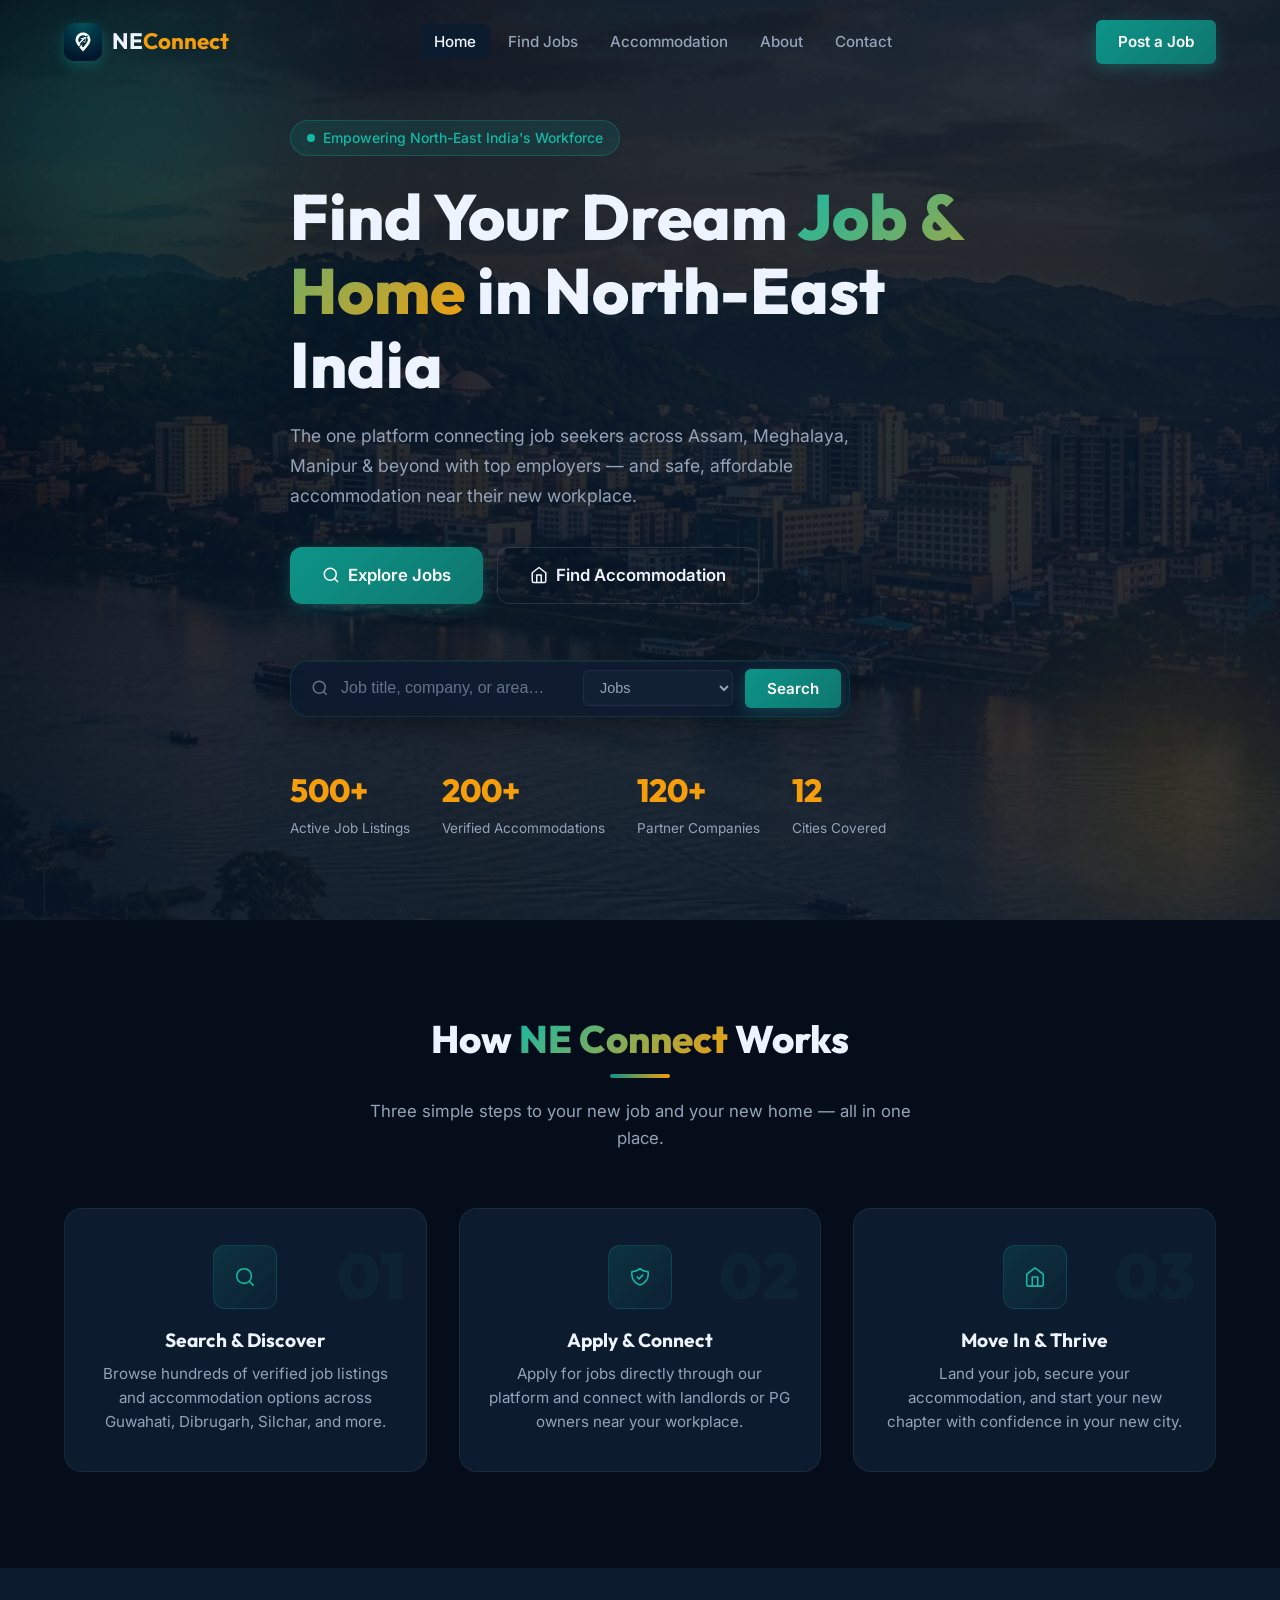
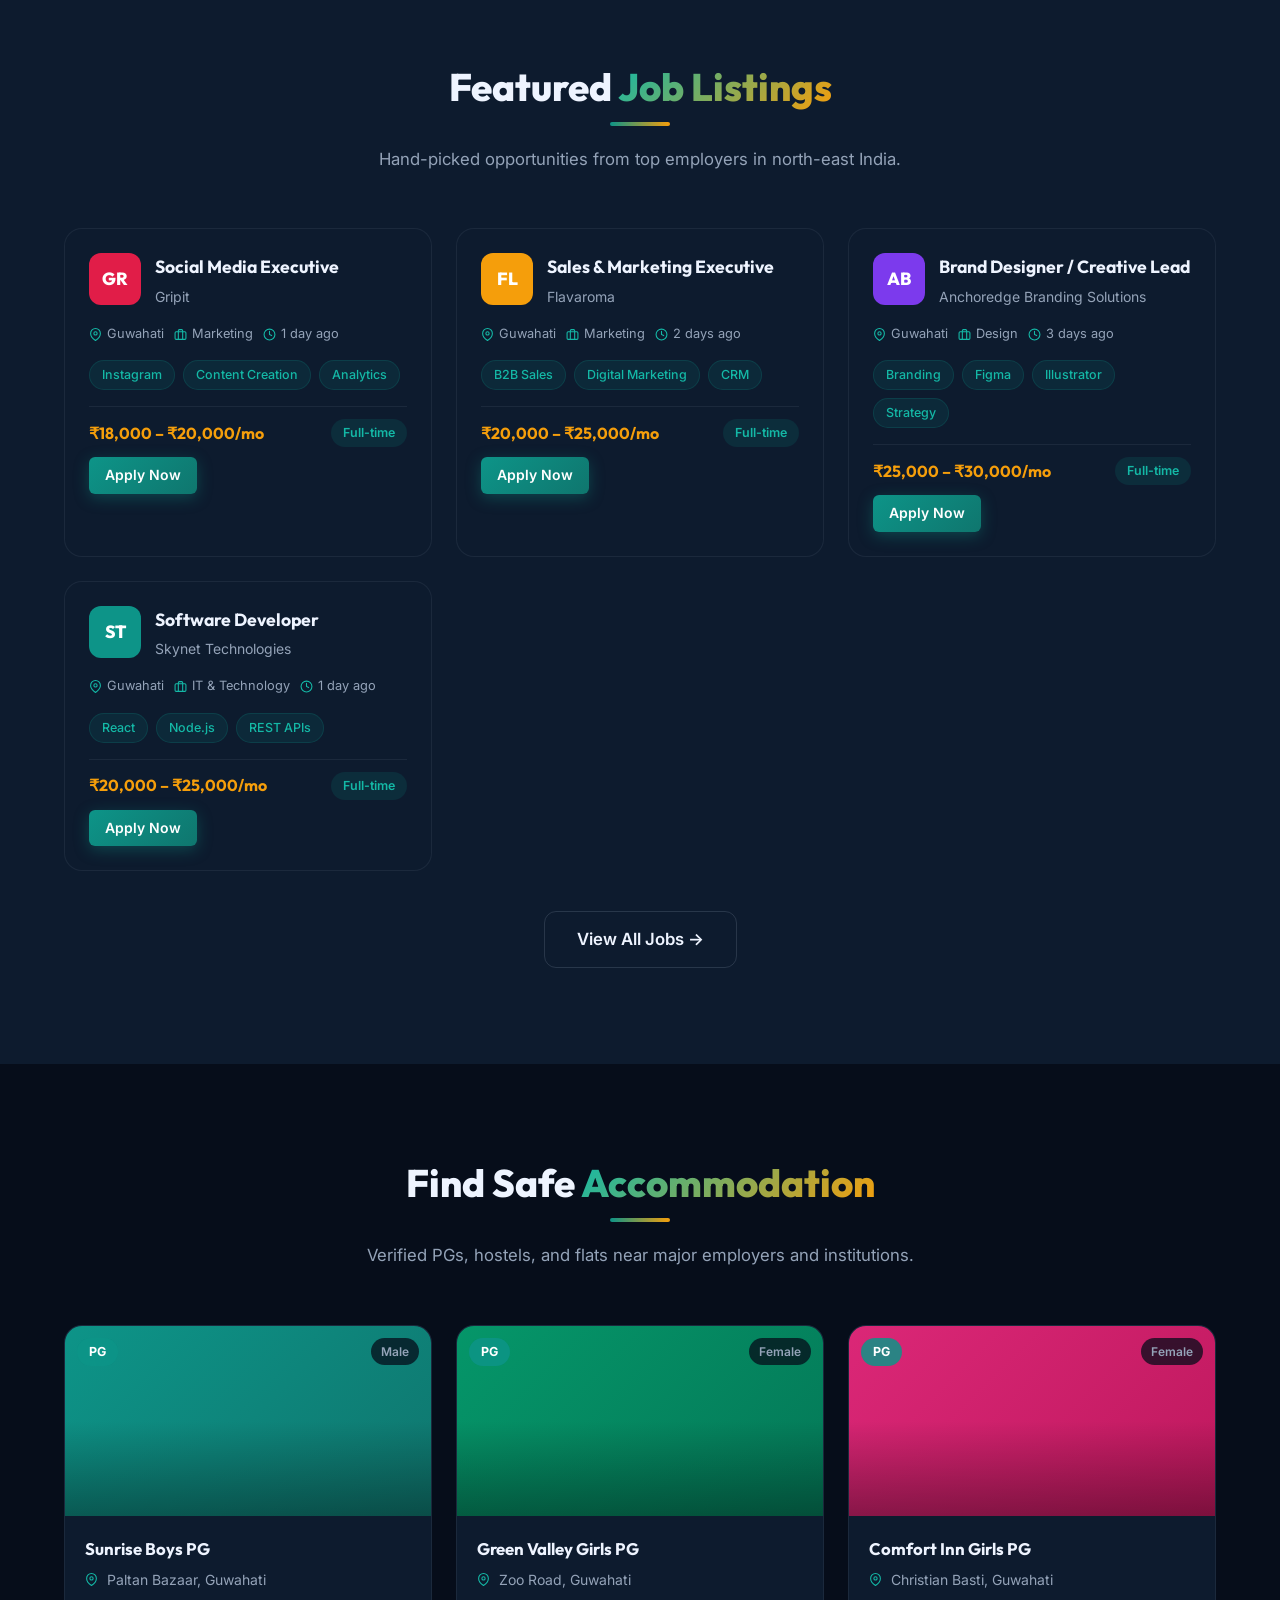
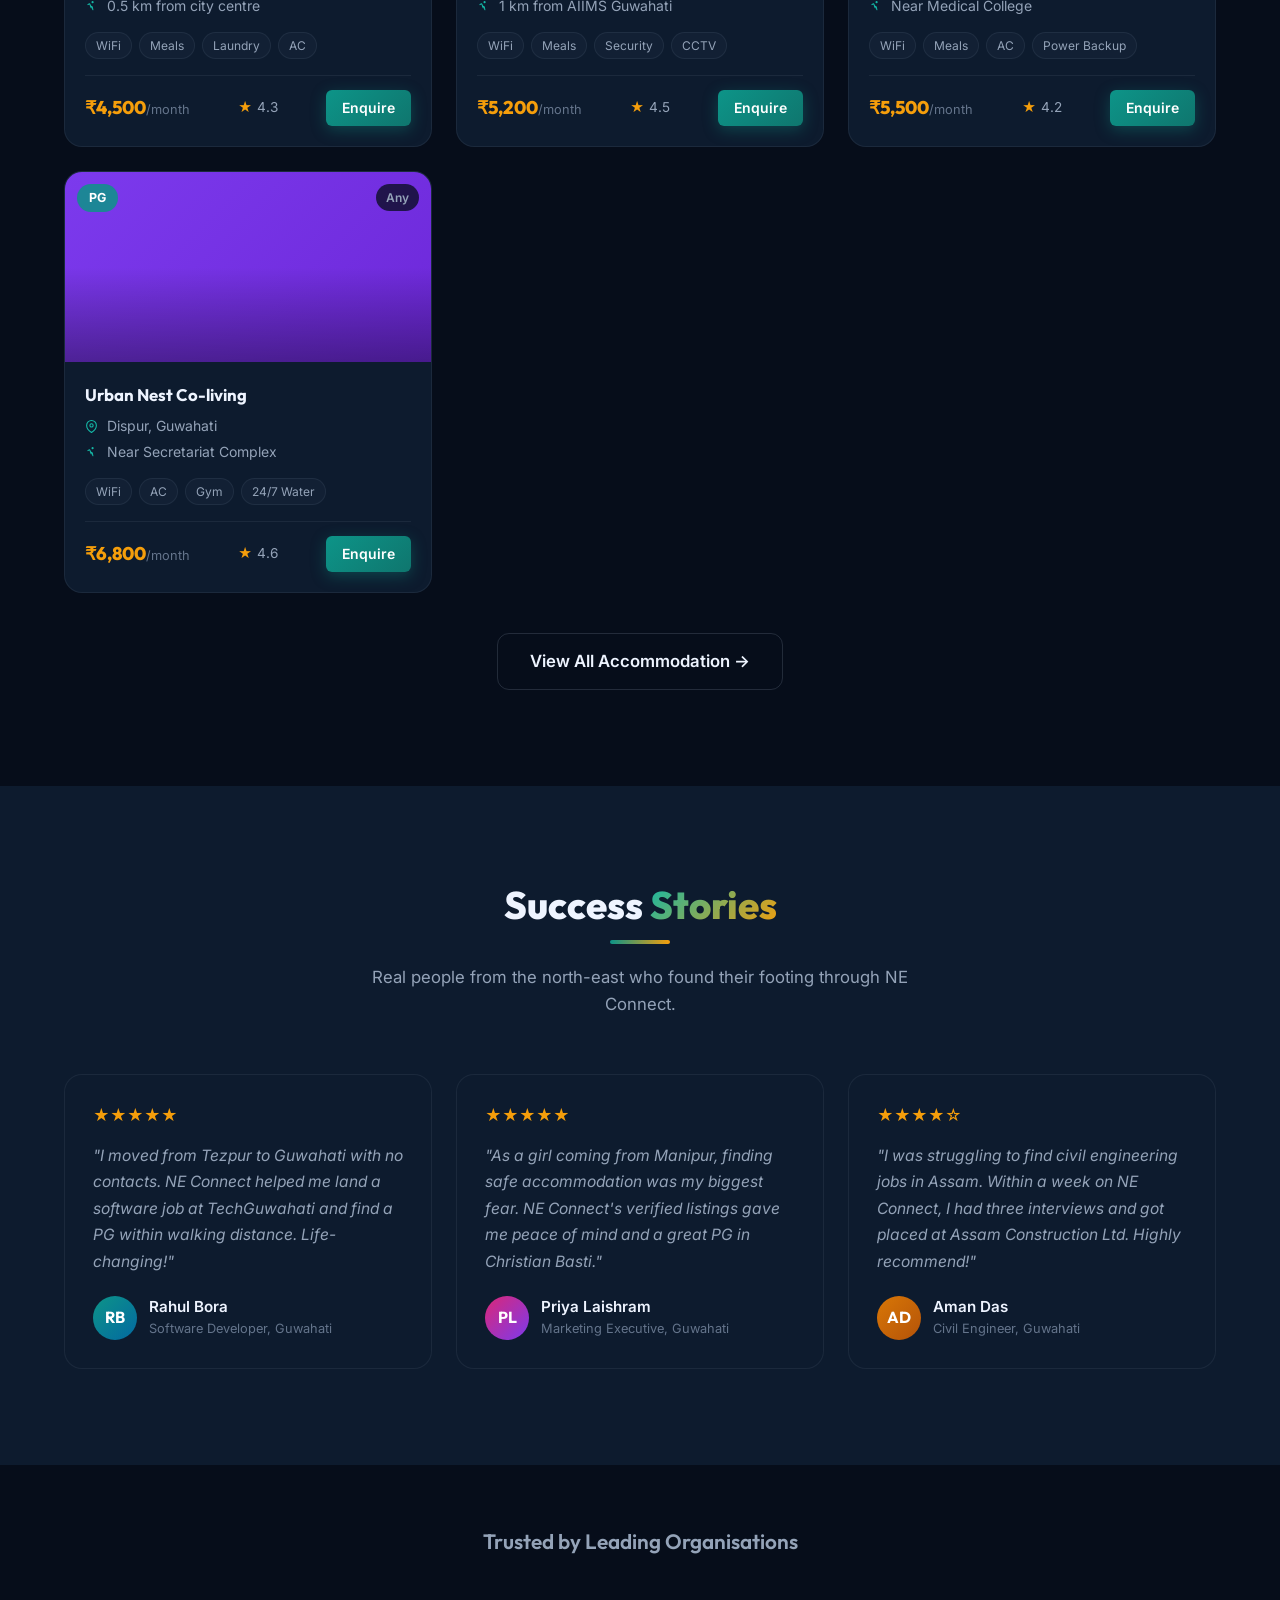
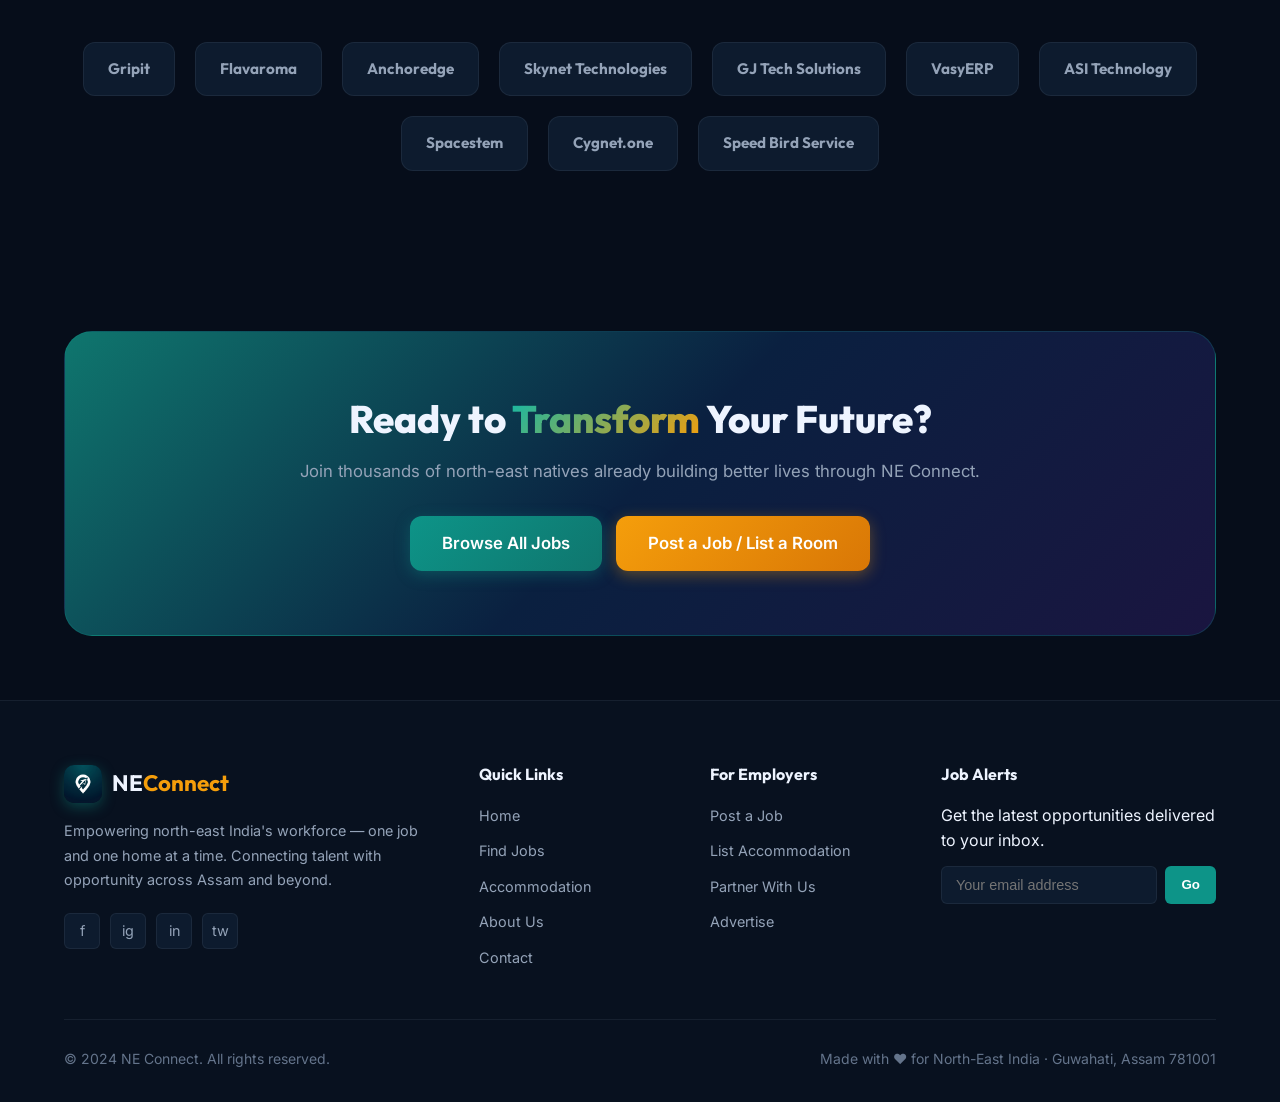
<file: index.html>
﻿<!DOCTYPE html>
<html lang="en">
<head>
  <meta charset="UTF-8"/>
  <meta name="viewport" content="width=device-width, initial-scale=1.0"/>
  <title>NE Connect — Find Jobs & Accommodation in North-East India</title>
  <meta name="description" content="NE Connect bridges north-east India's workforce with top employers and safe, affordable accommodation near workplaces in Guwahati and beyond."/>
  <link rel="stylesheet" href="css/style.css"/>
  <link rel="stylesheet" href="css/components.css"/>
</head>
<body>

<!-- NAVBAR -->
<nav class="navbar" id="navbar">
  <div class="container">
    <div class="navbar-inner">
      <a href="index.html" class="logo">
        <div class="logo-mark"><img src="images/logo.png" alt="NE Connect"/></div>
        <span>NE<span class="accent-text">Connect</span></span>
      </a>
      <ul class="nav-links" id="navLinks">
        <li><a href="index.html" class="nav-link active">Home</a></li>
        <li><a href="jobs.html" class="nav-link">Find Jobs</a></li>
        <li><a href="accommodation.html" class="nav-link">Accommodation</a></li>
        <li><a href="about.html" class="nav-link">About</a></li>
        <li><a href="contact.html" class="nav-link">Contact</a></li>
      </ul>
      <div class="navbar-actions">
        <a href="contact.html" class="btn btn-primary hide-mobile">Post a Job</a>
        <button class="hamburger" id="hamburger" aria-label="Toggle menu">
          <span></span><span></span><span></span>
        </button>
      </div>
    </div>
  </div>
</nav>

<!-- HERO -->
<section class="hero">
  <div class="hero-bg"></div>
  <div class="hero-bg-img"></div>
  <div class="hero-grid"></div>
  <div class="hero-orb hero-orb-1"></div>
  <div class="hero-orb hero-orb-2"></div>
  <div class="container">
    <div class="hero-content">
      <div class="hero-badge">
        <div class="hero-badge-dot"></div>
        Empowering North-East India's Workforce
      </div>
      <h1>Find Your Dream <span class="gradient-text">Job & Home</span> in North-East India</h1>
      <p>The one platform connecting job seekers across Assam, Meghalaya, Manipur & beyond with top employers — and safe, affordable accommodation near their new workplace.</p>
      <div class="hero-actions">
        <a href="jobs.html" class="btn btn-primary btn-lg"><svg width="18" height="18" fill="none" stroke="currentColor" stroke-width="2" stroke-linecap="round" viewBox="0 0 24 24"><circle cx="11" cy="11" r="8"/><path d="m21 21-4.35-4.35"/></svg> Explore Jobs</a>
        <a href="accommodation.html" class="btn btn-outline btn-lg"><svg width="18" height="18" fill="none" stroke="currentColor" stroke-width="2" stroke-linecap="round" stroke-linejoin="round" viewBox="0 0 24 24"><path d="M3 9l9-7 9 7v11a2 2 0 0 1-2 2H5a2 2 0 0 1-2-2z"/><polyline points="9 22 9 12 15 12 15 22"/></svg> Find Accommodation</a>
      </div>
      <!-- Quick Search -->
      <div class="hero-search">
        <svg width="18" height="18" fill="none" stroke="currentColor" stroke-width="2" viewBox="0 0 24 24" style="color:#64748B;flex-shrink:0"><circle cx="11" cy="11" r="8"/><path d="m21 21-4.35-4.35"/></svg>
        <input type="text" id="heroSearchInput" placeholder="Job title, company, or area…"/>
        <select id="heroSearchType">
          <option value="jobs">Jobs</option>
          <option value="accommodation">Accommodation</option>
        </select>
        <button class="btn btn-primary" id="heroSearchBtn">Search</button>
      </div>
      <!-- Stats -->
      <div class="hero-stats">
        <div class="hero-stat">
          <div class="hero-stat-num"><span data-counter="500" data-suffix="+">500+</span></div>
          <div class="hero-stat-label">Active Job Listings</div>
        </div>
        <div class="hero-stat">
          <div class="hero-stat-num"><span data-counter="200" data-suffix="+">200+</span></div>
          <div class="hero-stat-label">Verified Accommodations</div>
        </div>
        <div class="hero-stat">
          <div class="hero-stat-num"><span data-counter="120" data-suffix="+">120+</span></div>
          <div class="hero-stat-label">Partner Companies</div>
        </div>
        <div class="hero-stat">
          <div class="hero-stat-num"><span data-counter="12" data-suffix="">12</span></div>
          <div class="hero-stat-label">Cities Covered</div>
        </div>
      </div>
    </div>
  </div>
</section>

<!-- HOW IT WORKS -->
<section class="section">
  <div class="container">
    <div class="section-header">
      <h2>How <span class="gradient-text">NE Connect</span> Works</h2>
      <div class="divider divider-center"></div>
      <p>Three simple steps to your new job and your new home — all in one place.</p>
    </div>
    <div class="steps-grid">
      <div class="step-card reveal">
        <div class="step-num">01</div>
        <div class="step-icon"><svg width="22" height="22" fill="none" stroke="currentColor" stroke-width="1.75" stroke-linecap="round" stroke-linejoin="round" viewBox="0 0 24 24"><circle cx="11" cy="11" r="8"/><path d="m21 21-4.35-4.35"/></svg></div>
        <h3>Search & Discover</h3>
        <p>Browse hundreds of verified job listings and accommodation options across Guwahati, Dibrugarh, Silchar, and more.</p>
      </div>
      <div class="step-card reveal" style="transition-delay:.1s">
        <div class="step-num">02</div>
        <div class="step-icon"><svg width="22" height="22" fill="none" stroke="currentColor" stroke-width="1.75" stroke-linecap="round" stroke-linejoin="round" viewBox="0 0 24 24"><path d="M9 12l2 2 4-4m5.618-4.016A11.955 11.955 0 0 1 12 2.944a11.955 11.955 0 0 1-8.618 3.04A12.02 12.02 0 0 0 3 9c0 5.591 3.824 10.29 9 11.622 5.176-1.332 9-6.03 9-11.622 0-1.042-.133-2.052-.382-3.016z"/></svg></div>
        <h3>Apply & Connect</h3>
        <p>Apply for jobs directly through our platform and connect with landlords or PG owners near your workplace.</p>
      </div>
      <div class="step-card reveal" style="transition-delay:.2s">
        <div class="step-num">03</div>
        <div class="step-icon"><svg width="22" height="22" fill="none" stroke="currentColor" stroke-width="1.75" stroke-linecap="round" stroke-linejoin="round" viewBox="0 0 24 24"><path d="M3 9l9-7 9 7v11a2 2 0 0 1-2 2H5a2 2 0 0 1-2-2z"/><polyline points="9 22 9 12 15 12 15 22"/></svg></div>
        <h3>Move In & Thrive</h3>
        <p>Land your job, secure your accommodation, and start your new chapter with confidence in your new city.</p>
      </div>
    </div>
  </div>
</section>

<!-- FEATURED JOBS -->
<section class="section section-alt section-mesh">
  <div class="container">
    <div class="section-header">
      <h2>Featured <span class="gradient-text">Job Listings</span></h2>
      <div class="divider divider-center"></div>
      <p>Hand-picked opportunities from top employers in north-east India.</p>
    </div>
    <div class="cards-grid" id="featuredJobs"></div>
    <div style="text-align:center;margin-top:40px">
      <a href="jobs.html" class="btn btn-outline btn-lg">View All Jobs →</a>
    </div>
  </div>
</section>

<!-- FEATURED ACCOMMODATION -->
<section class="section">
  <div class="container">
    <div class="section-header">
      <h2>Find Safe <span class="gradient-text">Accommodation</span></h2>
      <div class="divider divider-center"></div>
      <p>Verified PGs, hostels, and flats near major employers and institutions.</p>
    </div>
    <div class="cards-grid" id="featuredAcc"></div>
    <div style="text-align:center;margin-top:40px">
      <a href="accommodation.html" class="btn btn-outline btn-lg">View All Accommodation →</a>
    </div>
  </div>
</section>

<!-- TESTIMONIALS -->
<section class="section section-alt section-mesh">
  <div class="container">
    <div class="section-header">
      <h2>Success <span class="gradient-text">Stories</span></h2>
      <div class="divider divider-center"></div>
      <p>Real people from the north-east who found their footing through NE Connect.</p>
    </div>
    <div class="testimonials-grid">
      <div class="testimonial-card reveal">
        <div class="testimonial-stars">★★★★★</div>
        <p class="testimonial-text">"I moved from Tezpur to Guwahati with no contacts. NE Connect helped me land a software job at TechGuwahati and find a PG within walking distance. Life-changing!"</p>
        <div class="testimonial-author">
          <div class="testimonial-avatar" style="background:linear-gradient(135deg,#0D9488,#0369A1)">RB</div>
          <div>
            <div class="testimonial-name">Rahul Bora</div>
            <div class="testimonial-role">Software Developer, Guwahati</div>
          </div>
        </div>
      </div>
      <div class="testimonial-card reveal" style="transition-delay:.1s">
        <div class="testimonial-stars">★★★★★</div>
        <p class="testimonial-text">"As a girl coming from Manipur, finding safe accommodation was my biggest fear. NE Connect's verified listings gave me peace of mind and a great PG in Christian Basti."</p>
        <div class="testimonial-author">
          <div class="testimonial-avatar" style="background:linear-gradient(135deg,#DB2777,#7C3AED)">PL</div>
          <div>
            <div class="testimonial-name">Priya Laishram</div>
            <div class="testimonial-role">Marketing Executive, Guwahati</div>
          </div>
        </div>
      </div>
      <div class="testimonial-card reveal" style="transition-delay:.2s">
        <div class="testimonial-stars">★★★★☆</div>
        <p class="testimonial-text">"I was struggling to find civil engineering jobs in Assam. Within a week on NE Connect, I had three interviews and got placed at Assam Construction Ltd. Highly recommend!"</p>
        <div class="testimonial-author">
          <div class="testimonial-avatar" style="background:linear-gradient(135deg,#D97706,#B45309)">AD</div>
          <div>
            <div class="testimonial-name">Aman Das</div>
            <div class="testimonial-role">Civil Engineer, Guwahati</div>
          </div>
        </div>
      </div>
    </div>
  </div>
</section>

<!-- PARTNERS -->
<section class="section-sm">
  <div class="container">
    <div class="section-header">
      <h2 style="font-size:1.3rem;color:var(--text-muted);font-weight:600">Trusted by Leading Organisations</h2>
    </div>
    <div class="partners-strip">
      <div class="partner-logo">Gripit</div>
      <div class="partner-logo">Flavaroma</div>
      <div class="partner-logo">Anchoredge</div>
      <div class="partner-logo">Skynet Technologies</div>
      <div class="partner-logo">GJ Tech Solutions</div>
      <div class="partner-logo">VasyERP</div>
      <div class="partner-logo">ASI Technology</div>
      <div class="partner-logo">Spacestem</div>
      <div class="partner-logo">Cygnet.one</div>
      <div class="partner-logo">Speed Bird Service</div>
    </div>
  </div>
</section>

<!-- CTA -->
<section class="section-sm">
  <div class="container">
    <div class="cta-banner reveal">
      <h2>Ready to <span class="gradient-text">Transform</span> Your Future?</h2>
      <p>Join thousands of north-east natives already building better lives through NE Connect.</p>
      <div class="cta-actions">
        <a href="jobs.html" class="btn btn-primary btn-lg">Browse All Jobs</a>
        <a href="contact.html" class="btn btn-accent btn-lg">Post a Job / List a Room</a>
      </div>
    </div>
  </div>
</section>

<!-- FOOTER -->
<footer class="footer">
  <div class="container">
    <div class="footer-grid">
      <div class="footer-brand">
        <a href="index.html" class="logo">
          <div class="logo-mark"><img src="images/logo.png" alt="NE Connect"/></div>
          <span>NE<span class="accent-text">Connect</span></span>
        </a>
        <p>Empowering north-east India's workforce — one job and one home at a time. Connecting talent with opportunity across Assam and beyond.</p>
        <div class="social-links">
          <a href="#" class="social-link" aria-label="Facebook">f</a>
          <a href="#" class="social-link" aria-label="Instagram">ig</a>
          <a href="#" class="social-link" aria-label="LinkedIn">in</a>
          <a href="#" class="social-link" aria-label="Twitter">tw</a>
        </div>
      </div>
      <div class="footer-links">
        <h4>Quick Links</h4>
        <ul>
          <li><a href="index.html">Home</a></li>
          <li><a href="jobs.html">Find Jobs</a></li>
          <li><a href="accommodation.html">Accommodation</a></li>
          <li><a href="about.html">About Us</a></li>
          <li><a href="contact.html">Contact</a></li>
        </ul>
      </div>
      <div class="footer-links">
        <h4>For Employers</h4>
        <ul>
          <li><a href="contact.html">Post a Job</a></li>
          <li><a href="contact.html">List Accommodation</a></li>
          <li><a href="about.html">Partner With Us</a></li>
          <li><a href="contact.html">Advertise</a></li>
        </ul>
      </div>
      <div class="footer-newsletter">
        <h4>Job Alerts</h4>
        <p>Get the latest opportunities delivered to your inbox.</p>
        <form class="newsletter-form">
          <input type="email" placeholder="Your email address" required/>
          <button type="submit">Go</button>
        </form>
      </div>
    </div>
    <div class="footer-bottom">
      <p>© 2024 NE Connect. All rights reserved.</p>
      <p>Made with ❤️ for North-East India · Guwahati, Assam 781001</p>
    </div>
  </div>
</footer>

<script src="js/main.js"></script>
</body>
</html>
</file>
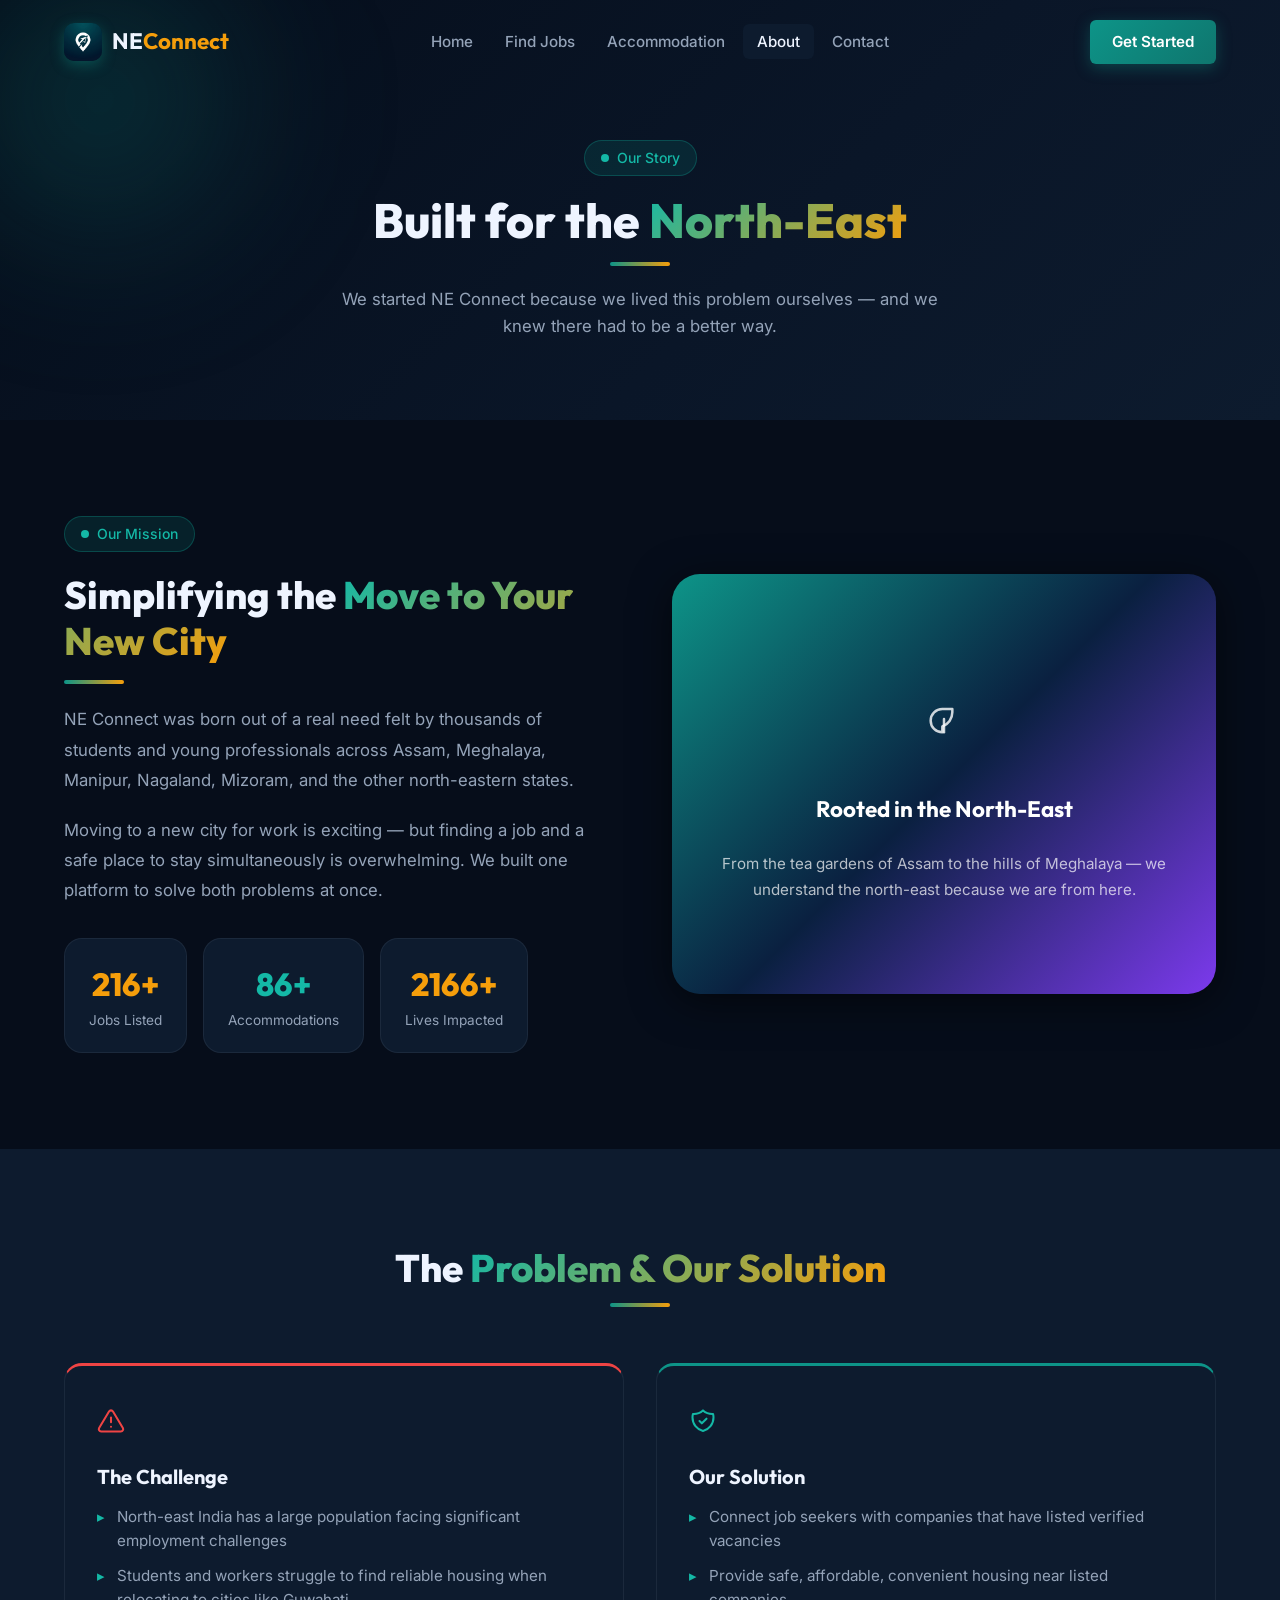
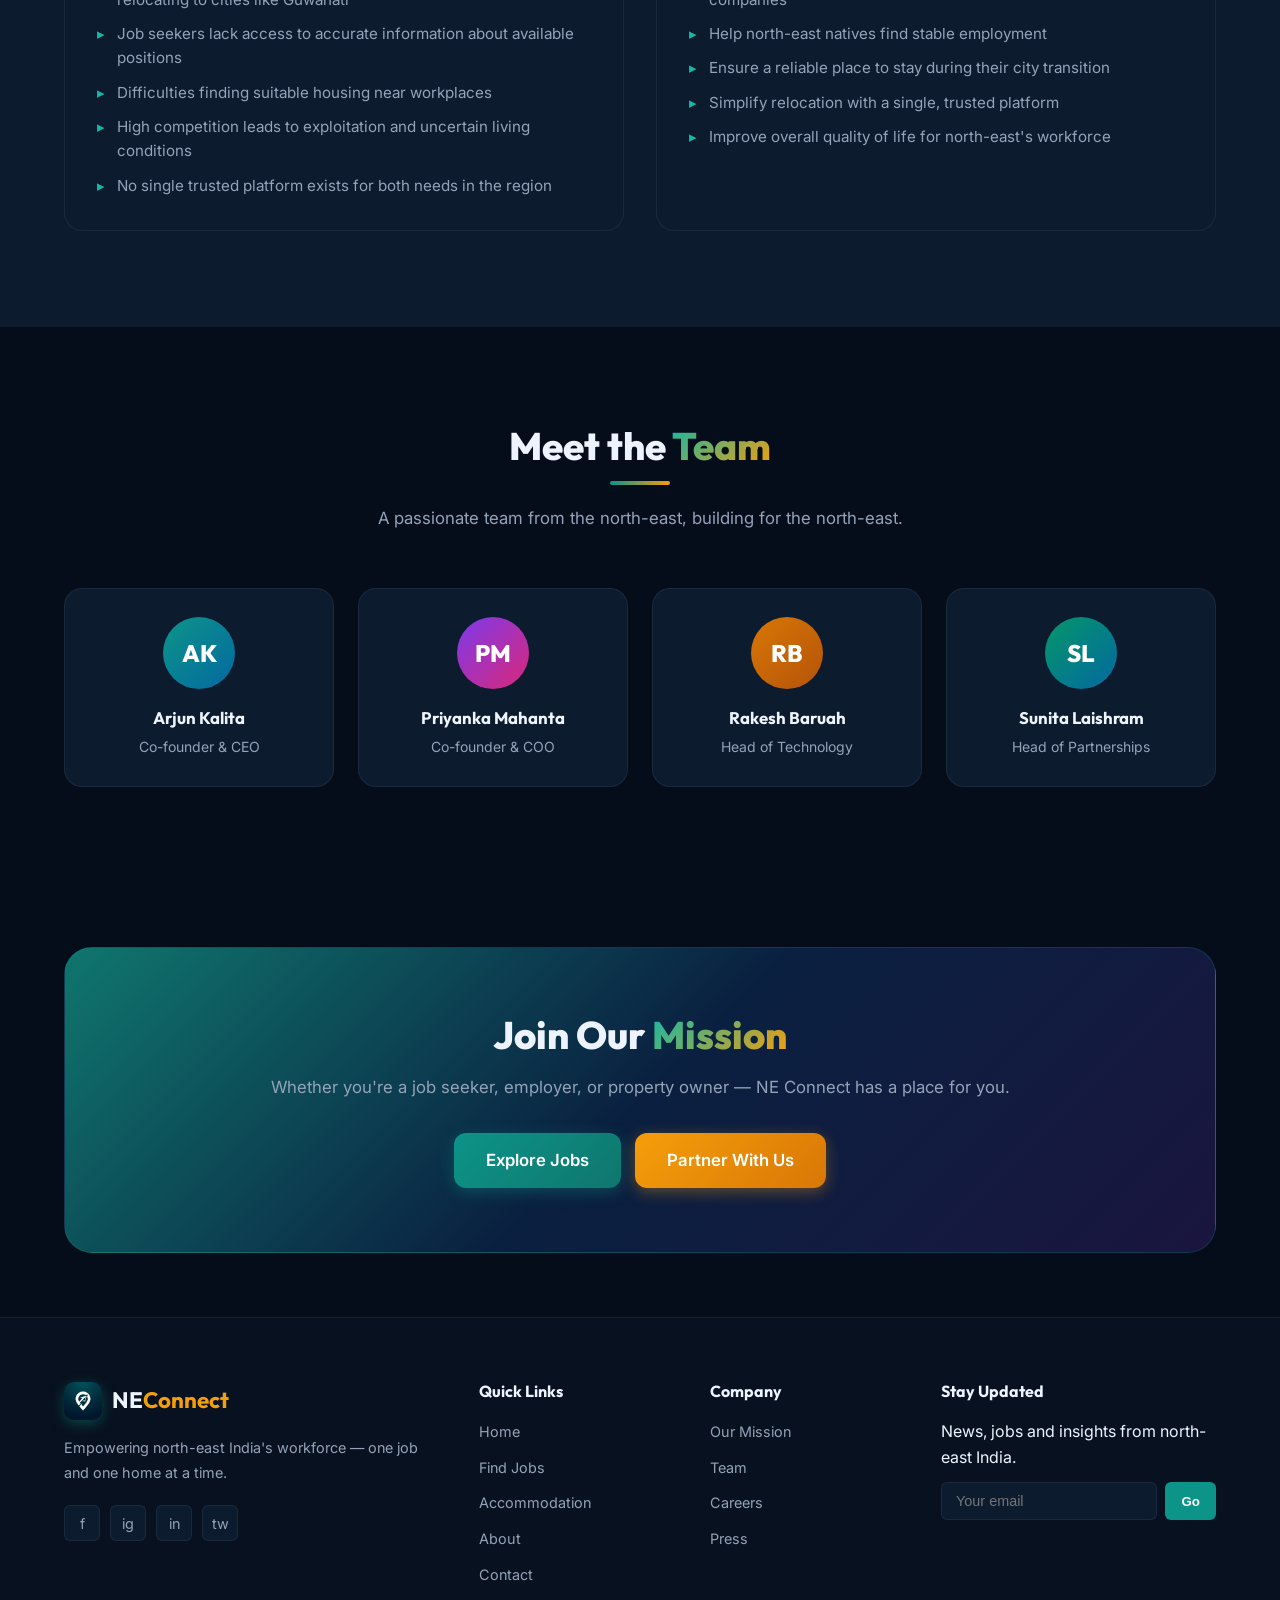
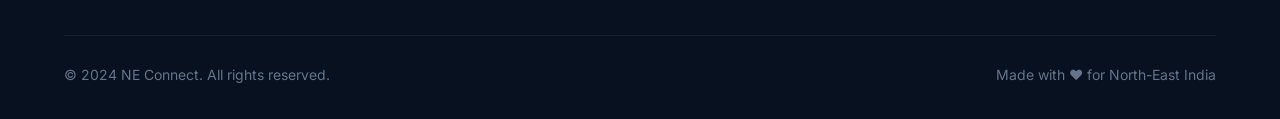
<file: about.html>
﻿<!DOCTYPE html>
<html lang="en">
<head>
  <meta charset="UTF-8"/>
  <meta name="viewport" content="width=device-width, initial-scale=1.0"/>
  <title>About Us — NE Connect</title>
  <meta name="description" content="Learn about NE Connect's mission to empower north-east India's workforce by connecting job seekers with employers and safe accommodation."/>
  <link rel="stylesheet" href="css/style.css"/>
  <link rel="stylesheet" href="css/components.css"/>
</head>
<body>

<nav class="navbar" id="navbar">
  <div class="container">
    <div class="navbar-inner">
      <a href="index.html" class="logo"><div class="logo-mark"><img src="images/logo.png" alt="NE Connect"/></div><span>NE<span class="accent-text">Connect</span></span></a>
      <ul class="nav-links" id="navLinks">
        <li><a href="index.html" class="nav-link">Home</a></li>
        <li><a href="jobs.html" class="nav-link">Find Jobs</a></li>
        <li><a href="accommodation.html" class="nav-link">Accommodation</a></li>
        <li><a href="about.html" class="nav-link active">About</a></li>
        <li><a href="contact.html" class="nav-link">Contact</a></li>
      </ul>
      <div class="navbar-actions">
        <a href="contact.html" class="btn btn-primary hide-mobile">Get Started</a>
        <button class="hamburger" id="hamburger" aria-label="Toggle menu"><span></span><span></span><span></span></button>
      </div>
    </div>
  </div>
</nav>

<!-- PAGE HERO -->
<section class="page-hero" style="text-align:center">
  <div class="page-hero-orb"></div>
  <div class="container">
    <div class="hero-badge" style="margin:0 auto 16px;display:inline-flex">
      <div class="hero-badge-dot"></div>
      Our Story
    </div>
    <h1>Built for the <span class="gradient-text">North-East</span></h1>
    <div class="divider divider-center"></div>
    <p style="max-width:600px;margin:0 auto">We started NE Connect because we lived this problem ourselves — and we knew there had to be a better way.</p>
  </div>
</section>

<!-- MISSION -->
<section class="section">
  <div class="container">
    <div class="mission-grid reveal">
      <div>
        <div class="hero-badge" style="margin-bottom:20px;display:inline-flex">
          <div class="hero-badge-dot"></div>Our Mission
        </div>
        <h2 style="font-size:clamp(1.8rem,3vw,2.6rem);font-weight:800;margin-bottom:16px">
          Simplifying the <span class="gradient-text">Move to Your New City</span>
        </h2>
        <div class="divider"></div>
        <p style="color:var(--text-muted);font-size:1.05rem;line-height:1.8;margin-bottom:20px">
          NE Connect was born out of a real need felt by thousands of students and young professionals across Assam, Meghalaya, Manipur, Nagaland, Mizoram, and the other north-eastern states.
        </p>
        <p style="color:var(--text-muted);font-size:1.05rem;line-height:1.8;margin-bottom:32px">
          Moving to a new city for work is exciting — but finding a job and a safe place to stay simultaneously is overwhelming. We built one platform to solve both problems at once.
        </p>
        <div style="display:flex;gap:16px;flex-wrap:wrap">
          <div style="padding:20px 24px;background:var(--surface);border:1px solid var(--border);border-radius:var(--radius-lg);text-align:center;min-width:120px">
            <div style="font-family:var(--font-head);font-size:2rem;font-weight:800;color:var(--accent)" data-counter="500" data-suffix="+">500+</div>
            <div style="font-size:.85rem;color:var(--text-muted)">Jobs Listed</div>
          </div>
          <div style="padding:20px 24px;background:var(--surface);border:1px solid var(--border);border-radius:var(--radius-lg);text-align:center;min-width:120px">
            <div style="font-family:var(--font-head);font-size:2rem;font-weight:800;color:var(--primary-light)" data-counter="200" data-suffix="+">200+</div>
            <div style="font-size:.85rem;color:var(--text-muted)">Accommodations</div>
          </div>
          <div style="padding:20px 24px;background:var(--surface);border:1px solid var(--border);border-radius:var(--radius-lg);text-align:center;min-width:120px">
            <div style="font-family:var(--font-head);font-size:2rem;font-weight:800;color:var(--accent)" data-counter="5000" data-suffix="+">5000+</div>
            <div style="font-size:.85rem;color:var(--text-muted)">Lives Impacted</div>
          </div>
        </div>
      </div>
      <div class="mission-img">
        <div style="width:100%;height:420px;background:linear-gradient(135deg,#0D9488 0%,#0A2040 50%,#7C3AED 100%);display:flex;flex-direction:column;align-items:center;justify-content:center;gap:24px;padding:40px">
          <div style="font-size:4rem"><svg width="40" height="40" fill="none" stroke="rgba(255,255,255,0.8)" stroke-width="1.5" stroke-linecap="round" stroke-linejoin="round" viewBox="0 0 24 24"><path d="M11 20A7 7 0 0 1 4 13c0-3.87 3.13-7 7-7h6v2a9 9 0 0 1-6 8.49V20z"/><path d="M12 20v-8"/></svg></div>
          <div style="font-family:var(--font-head);font-size:1.4rem;font-weight:700;color:#fff;text-align:center">Rooted in the North-East</div>
          <div style="color:rgba(255,255,255,.7);text-align:center;font-size:.95rem;line-height:1.7">From the tea gardens of Assam to the hills of Meghalaya — we understand the north-east because we are from here.</div>
        </div>
      </div>
    </div>
  </div>
</section>

<!-- PROBLEM & SOLUTION -->
<section class="section section-alt">
  <div class="container">
    <div class="section-header">
      <h2>The <span class="gradient-text">Problem & Our Solution</span></h2>
      <div class="divider divider-center"></div>
    </div>
    <div class="problem-solution-grid reveal">
      <div class="ps-card problem">
        <div class="ps-icon"><svg width="22" height="22" fill="none" stroke="currentColor" stroke-width="1.75" stroke-linecap="round" stroke-linejoin="round" viewBox="0 0 24 24"><path d="M10.29 3.86L1.82 18a2 2 0 0 0 1.71 3h16.94a2 2 0 0 0 1.71-3L13.71 3.86a2 2 0 0 0-3.42 0z"/><line x1="12" y1="9" x2="12" y2="13"/><line x1="12" y1="17" x2="12.01" y2="17"/></svg></div>
        <h3>The Challenge</h3>
        <ul>
          <li>North-east India has a large population facing significant employment challenges</li>
          <li>Students and workers struggle to find reliable housing when relocating to cities like Guwahati</li>
          <li>Job seekers lack access to accurate information about available positions</li>
          <li>Difficulties finding suitable housing near workplaces</li>
          <li>High competition leads to exploitation and uncertain living conditions</li>
          <li>No single trusted platform exists for both needs in the region</li>
        </ul>
      </div>
      <div class="ps-card solution">
        <div class="ps-icon"><svg width="22" height="22" fill="none" stroke="currentColor" stroke-width="1.75" stroke-linecap="round" stroke-linejoin="round" viewBox="0 0 24 24"><path d="M9 12l2 2 4-4m5.618-4.016A11.955 11.955 0 0 1 12 2.944a11.955 11.955 0 0 1-8.618 3.04A12.02 12.02 0 0 0 3 9c0 5.591 3.824 10.29 9 11.622 5.176-1.332 9-6.03 9-11.622 0-1.042-.133-2.052-.382-3.016z"/></svg></div>
        <h3>Our Solution</h3>
        <ul>
          <li>Connect job seekers with companies that have listed verified vacancies</li>
          <li>Provide safe, affordable, convenient housing near listed companies</li>
          <li>Help north-east natives find stable employment</li>
          <li>Ensure a reliable place to stay during their city transition</li>
          <li>Simplify relocation with a single, trusted platform</li>
          <li>Improve overall quality of life for north-east's workforce</li>
        </ul>
      </div>
    </div>
  </div>
</section>

<!-- TEAM -->
<section class="section">
  <div class="container">
    <div class="section-header">
      <h2>Meet the <span class="gradient-text">Team</span></h2>
      <div class="divider divider-center"></div>
      <p>A passionate team from the north-east, building for the north-east.</p>
    </div>
    <div class="team-grid">
      <div class="team-card reveal">
        <div class="team-avatar" style="background:linear-gradient(135deg,#0D9488,#0369A1)">AK</div>
        <div class="team-name">Arjun Kalita</div>
        <div class="team-role">Co-founder & CEO</div>
      </div>
      <div class="team-card reveal" style="transition-delay:.1s">
        <div class="team-avatar" style="background:linear-gradient(135deg,#7C3AED,#DB2777)">PM</div>
        <div class="team-name">Priyanka Mahanta</div>
        <div class="team-role">Co-founder & COO</div>
      </div>
      <div class="team-card reveal" style="transition-delay:.2s">
        <div class="team-avatar" style="background:linear-gradient(135deg,#D97706,#B45309)">RB</div>
        <div class="team-name">Rakesh Baruah</div>
        <div class="team-role">Head of Technology</div>
      </div>
      <div class="team-card reveal" style="transition-delay:.3s">
        <div class="team-avatar" style="background:linear-gradient(135deg,#059669,#0369A1)">SL</div>
        <div class="team-name">Sunita Laishram</div>
        <div class="team-role">Head of Partnerships</div>
      </div>
    </div>
  </div>
</section>

<!-- CTA -->
<section class="section-sm">
  <div class="container">
    <div class="cta-banner reveal">
      <h2>Join Our <span class="gradient-text">Mission</span></h2>
      <p>Whether you're a job seeker, employer, or property owner — NE Connect has a place for you.</p>
      <div class="cta-actions">
        <a href="jobs.html" class="btn btn-primary btn-lg">Explore Jobs</a>
        <a href="contact.html" class="btn btn-accent btn-lg">Partner With Us</a>
      </div>
    </div>
  </div>
</section>

<footer class="footer">
  <div class="container">
    <div class="footer-grid">
      <div class="footer-brand">
        <a href="index.html" class="logo"><div class="logo-mark"><img src="images/logo.png" alt="NE Connect"/></div><span>NE<span class="accent-text">Connect</span></span></a>
        <p>Empowering north-east India's workforce — one job and one home at a time.</p>
        <div class="social-links">
          <a href="#" class="social-link">f</a><a href="#" class="social-link">ig</a>
          <a href="#" class="social-link">in</a><a href="#" class="social-link">tw</a>
        </div>
      </div>
      <div class="footer-links"><h4>Quick Links</h4><ul>
        <li><a href="index.html">Home</a></li><li><a href="jobs.html">Find Jobs</a></li>
        <li><a href="accommodation.html">Accommodation</a></li><li><a href="about.html">About</a></li>
        <li><a href="contact.html">Contact</a></li>
      </ul></div>
      <div class="footer-links"><h4>Company</h4><ul>
        <li><a href="about.html">Our Mission</a></li><li><a href="about.html">Team</a></li>
        <li><a href="contact.html">Careers</a></li><li><a href="contact.html">Press</a></li>
      </ul></div>
      <div class="footer-newsletter"><h4>Stay Updated</h4><p>News, jobs and insights from north-east India.</p>
        <form class="newsletter-form"><input type="email" placeholder="Your email" required/><button type="submit">Go</button></form>
      </div>
    </div>
    <div class="footer-bottom">
      <p>© 2024 NE Connect. All rights reserved.</p>
      <p>Made with ❤️ for North-East India</p>
    </div>
  </div>
</footer>

<script src="js/main.js"></script>
</body>
</html>
</file>
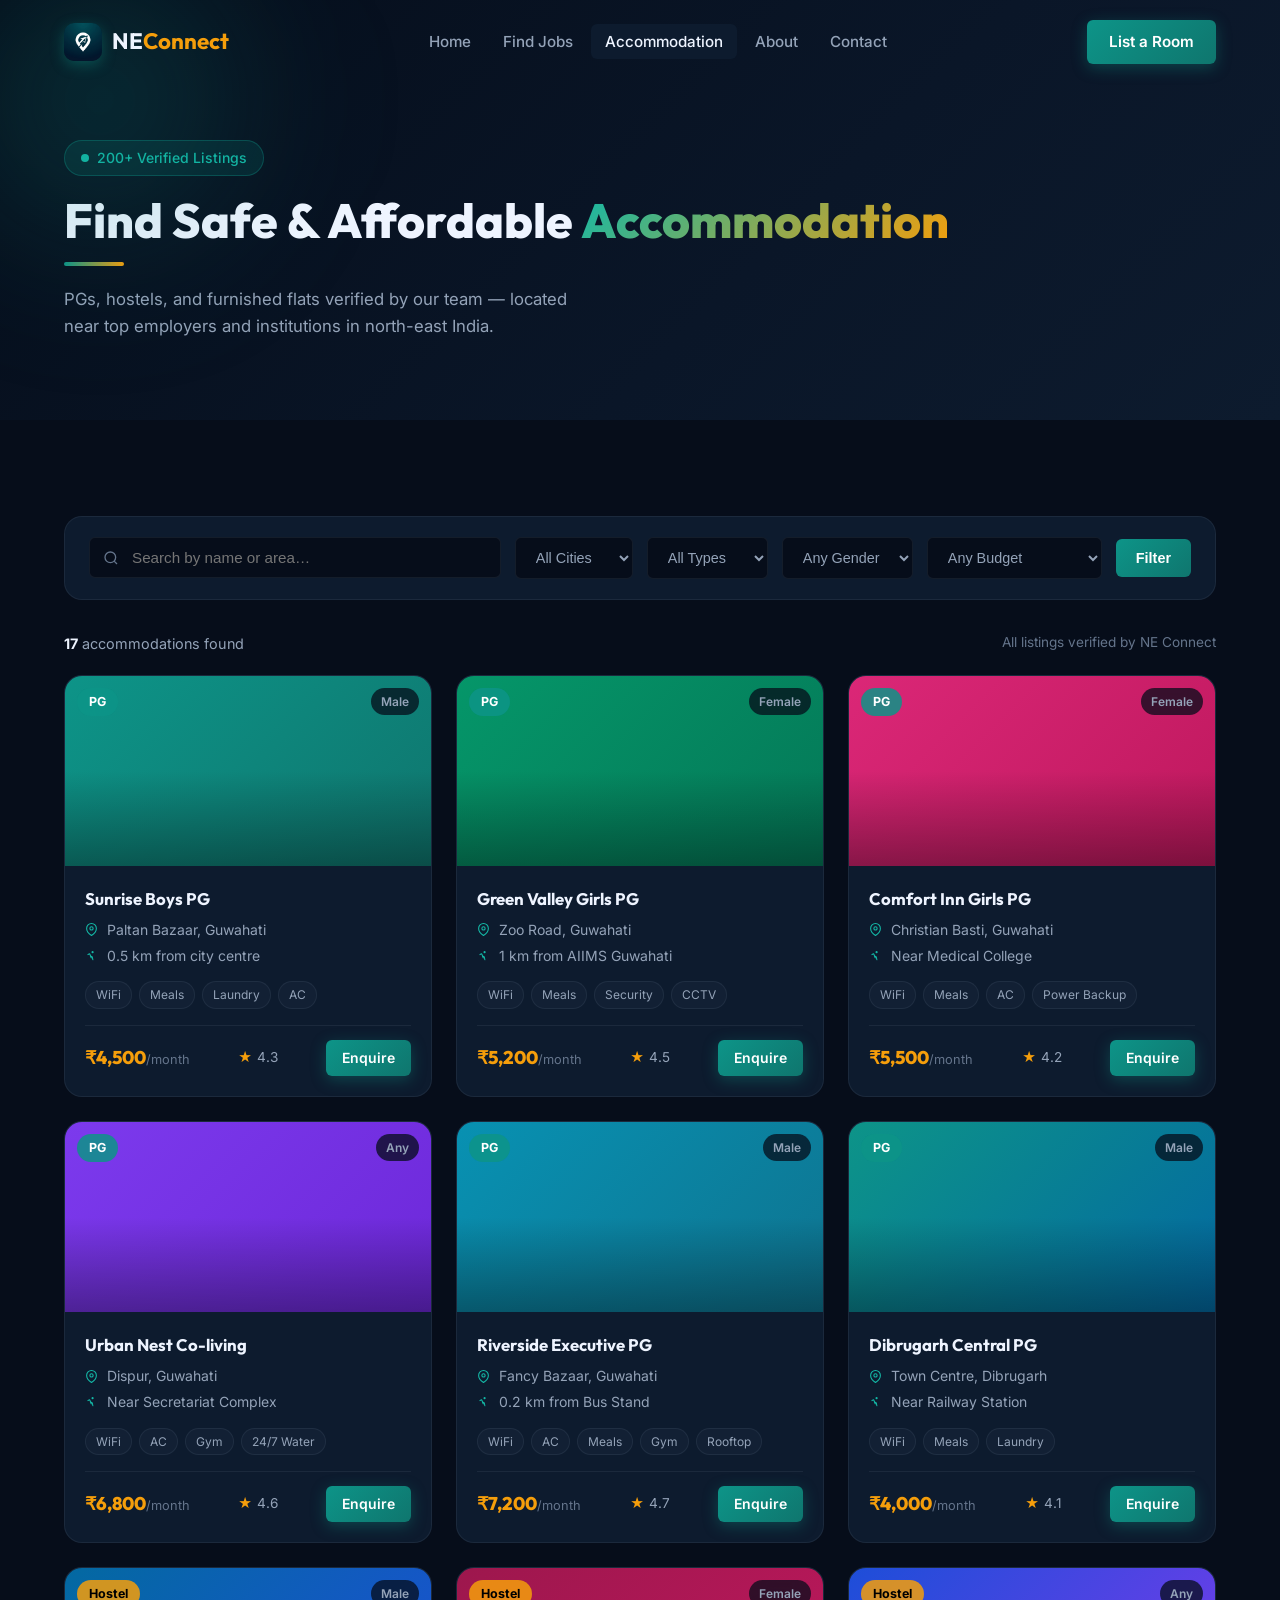
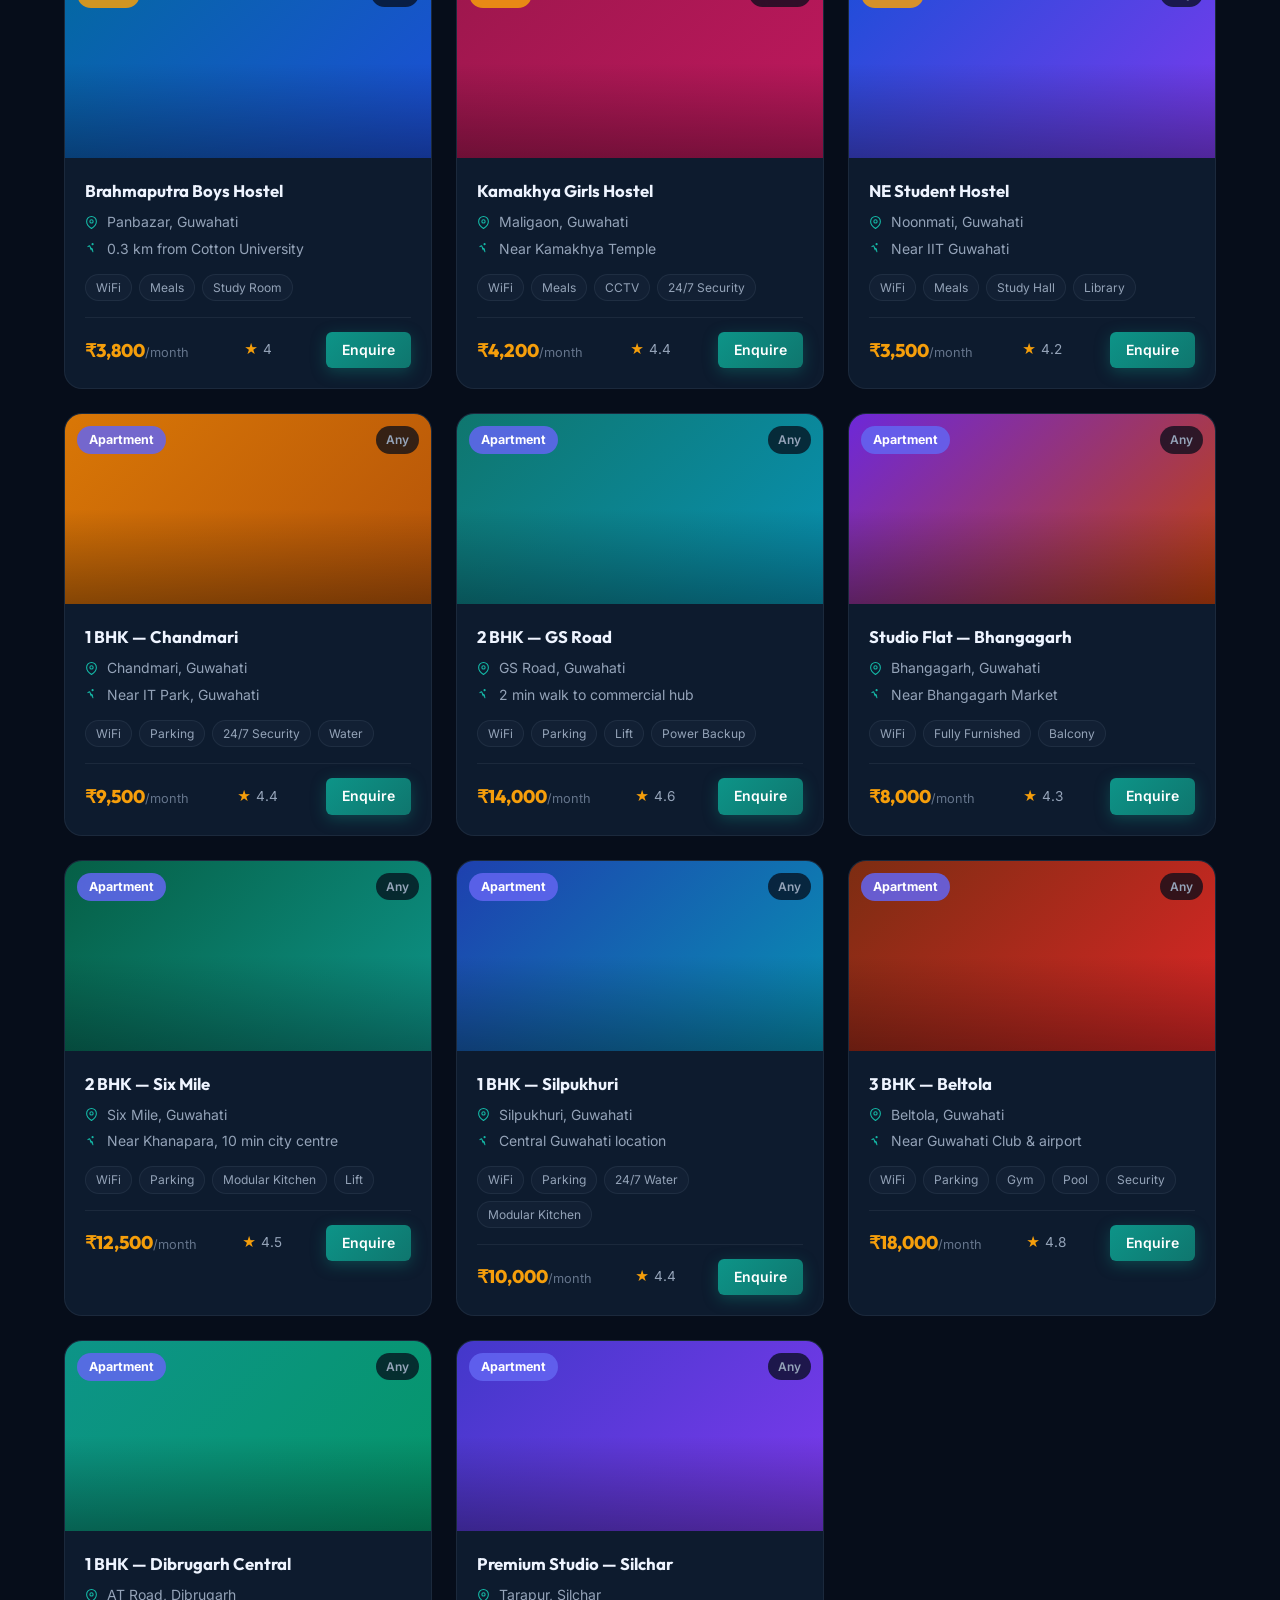
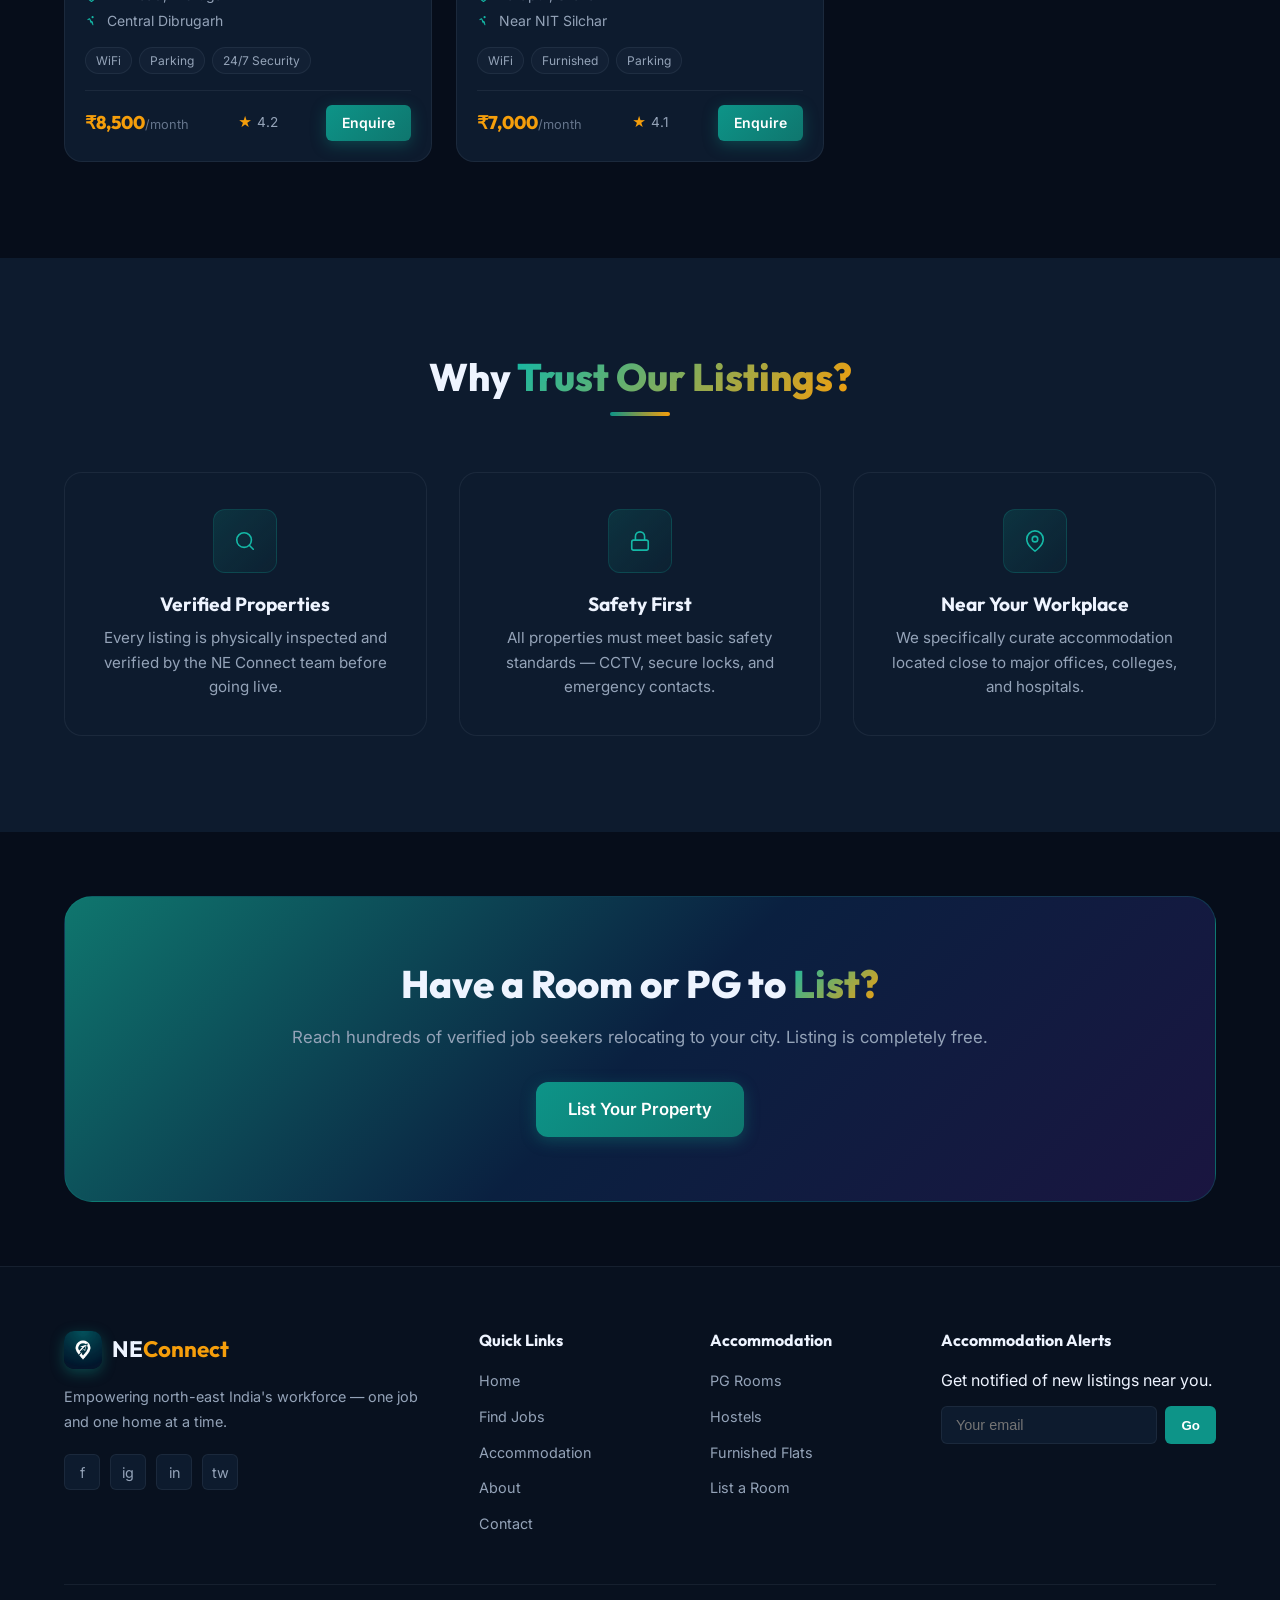
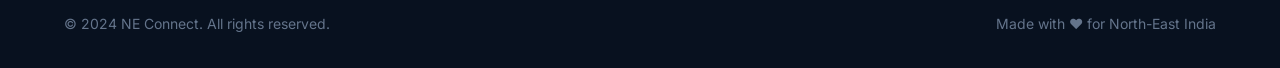
<file: accommodation.html>
﻿<!DOCTYPE html>
<html lang="en">
<head>
  <meta charset="UTF-8"/>
  <meta name="viewport" content="width=device-width, initial-scale=1.0"/>
  <title>Accommodation — NE Connect</title>
  <meta name="description" content="Find safe, affordable PGs, hostels and flats near your workplace in Guwahati and north-east India. Verified listings on NE Connect."/>
  <link rel="stylesheet" href="css/style.css"/>
  <link rel="stylesheet" href="css/components.css"/>
</head>
<body>

<nav class="navbar" id="navbar">
  <div class="container">
    <div class="navbar-inner">
      <a href="index.html" class="logo"><div class="logo-mark"><img src="images/logo.png" alt="NE Connect"/></div><span>NE<span class="accent-text">Connect</span></span></a>
      <ul class="nav-links" id="navLinks">
        <li><a href="index.html" class="nav-link">Home</a></li>
        <li><a href="jobs.html" class="nav-link">Find Jobs</a></li>
        <li><a href="accommodation.html" class="nav-link active">Accommodation</a></li>
        <li><a href="about.html" class="nav-link">About</a></li>
        <li><a href="contact.html" class="nav-link">Contact</a></li>
      </ul>
      <div class="navbar-actions">
        <a href="contact.html" class="btn btn-primary hide-mobile">List a Room</a>
        <button class="hamburger" id="hamburger" aria-label="Toggle menu"><span></span><span></span><span></span></button>
      </div>
    </div>
  </div>
</nav>

<section class="page-hero">
  <div class="page-hero-orb"></div>
  <div class="container">
    <div class="hero-badge" style="margin-bottom:16px">
      <div class="hero-badge-dot"></div>
      200+ Verified Listings
    </div>
    <h1>Find Safe & Affordable <span class="gradient-text">Accommodation</span></h1>
    <div class="divider"></div>
    <p>PGs, hostels, and furnished flats verified by our team — located near top employers and institutions in north-east India.</p>
  </div>
</section>

<section class="section">
  <div class="container">
    <!-- Filters -->
    <div class="search-filter-bar">
      <div class="search-input-wrap">
        <svg width="16" height="16" fill="none" stroke="currentColor" stroke-width="2" viewBox="0 0 24 24"><circle cx="11" cy="11" r="8"/><path d="m21 21-4.35-4.35"/></svg>
        <input class="search-input" type="text" id="accSearch" placeholder="Search by name or area…"/>
      </div>
      <select class="filter-select" id="accCity">
        <option value="">All Cities</option>
        <option value="Guwahati">Guwahati</option>
        <option value="Dibrugarh">Dibrugarh</option>
        <option value="Silchar">Silchar</option>
      </select>
      <select class="filter-select" id="accType">
        <option value="">All Types</option>
        <option value="PG">PG</option>
        <option value="Hostel">Hostel</option>
        <option value="Apartment">Apartment</option>
      </select>
      <select class="filter-select" id="accGender">
        <option value="">Any Gender</option>
        <option value="Male">Male</option>
        <option value="Female">Female</option>
        <option value="Any">Co-ed / Any</option>
      </select>
      <select class="filter-select" id="accPrice">
        <option value="">Any Budget</option>
        <option value="5000">Under ₹5,000/mo</option>
        <option value="8000">Under ₹8,000/mo</option>
        <option value="12000">Under ₹12,000/mo</option>
        <option value="20000">Under ₹20,000/mo</option>
      </select>
      <button class="filter-btn" id="accFilterBtn">Filter</button>
    </div>

    <div class="results-info">
      <p class="results-count"><strong id="accCount">17</strong> accommodations found</p>
      <p style="font-size:.85rem;color:var(--text-subtle)">All listings verified by NE Connect</p>
    </div>

    <div class="cards-grid" id="accGrid">
      <div style="color:var(--text-muted);padding:40px;text-align:center;grid-column:1/-1">Loading listings…</div>
    </div>
  </div>
</section>

<!-- Why Trust Us -->
<section class="section section-alt">
  <div class="container">
    <div class="section-header">
      <h2>Why <span class="gradient-text">Trust Our Listings?</span></h2>
      <div class="divider divider-center"></div>
    </div>
    <div class="steps-grid">
      <div class="step-card reveal">
        <div class="step-icon"><svg width="22" height="22" fill="none" stroke="currentColor" stroke-width="1.75" stroke-linecap="round" stroke-linejoin="round" viewBox="0 0 24 24"><circle cx="11" cy="11" r="8"/><path d="m21 21-4.35-4.35"/></svg></div>
        <h3>Verified Properties</h3>
        <p>Every listing is physically inspected and verified by the NE Connect team before going live.</p>
      </div>
      <div class="step-card reveal" style="transition-delay:.1s">
        <div class="step-icon"><svg width="22" height="22" fill="none" stroke="currentColor" stroke-width="1.75" stroke-linecap="round" stroke-linejoin="round" viewBox="0 0 24 24"><rect x="3" y="11" width="18" height="11" rx="2" ry="2"/><path d="M7 11V7a5 5 0 0 1 10 0v4"/></svg></div>
        <h3>Safety First</h3>
        <p>All properties must meet basic safety standards — CCTV, secure locks, and emergency contacts.</p>
      </div>
      <div class="step-card reveal" style="transition-delay:.2s">
        <div class="step-icon"><svg width="22" height="22" fill="none" stroke="currentColor" stroke-width="1.75" stroke-linecap="round" stroke-linejoin="round" viewBox="0 0 24 24"><path d="M21 10c0 7-9 13-9 13s-9-6-9-13a9 9 0 0 1 18 0z"/><circle cx="12" cy="10" r="3"/></svg></div>
        <h3>Near Your Workplace</h3>
        <p>We specifically curate accommodation located close to major offices, colleges, and hospitals.</p>
      </div>
    </div>
  </div>
</section>

<!-- CTA -->
<section class="section-sm">
  <div class="container">
    <div class="cta-banner reveal">
      <h2>Have a Room or PG to <span class="gradient-text">List?</span></h2>
      <p>Reach hundreds of verified job seekers relocating to your city. Listing is completely free.</p>
      <div class="cta-actions">
        <a href="contact.html" class="btn btn-primary btn-lg">List Your Property</a>
      </div>
    </div>
  </div>
</section>

<footer class="footer">
  <div class="container">
    <div class="footer-grid">
      <div class="footer-brand">
        <a href="index.html" class="logo"><div class="logo-mark"><img src="images/logo.png" alt="NE Connect"/></div><span>NE<span class="accent-text">Connect</span></span></a>
        <p>Empowering north-east India's workforce — one job and one home at a time.</p>
        <div class="social-links">
          <a href="#" class="social-link">f</a><a href="#" class="social-link">ig</a>
          <a href="#" class="social-link">in</a><a href="#" class="social-link">tw</a>
        </div>
      </div>
      <div class="footer-links"><h4>Quick Links</h4><ul>
        <li><a href="index.html">Home</a></li><li><a href="jobs.html">Find Jobs</a></li>
        <li><a href="accommodation.html">Accommodation</a></li><li><a href="about.html">About</a></li>
        <li><a href="contact.html">Contact</a></li>
      </ul></div>
      <div class="footer-links"><h4>Accommodation</h4><ul>
        <li><a href="accommodation.html">PG Rooms</a></li><li><a href="accommodation.html">Hostels</a></li>
        <li><a href="accommodation.html">Furnished Flats</a></li><li><a href="contact.html">List a Room</a></li>
      </ul></div>
      <div class="footer-newsletter"><h4>Accommodation Alerts</h4><p>Get notified of new listings near you.</p>
        <form class="newsletter-form"><input type="email" placeholder="Your email" required/><button type="submit">Go</button></form>
      </div>
    </div>
    <div class="footer-bottom">
      <p>© 2024 NE Connect. All rights reserved.</p>
      <p>Made with ❤️ for North-East India</p>
    </div>
  </div>
</footer>

<script src="js/main.js"></script>
</body>
</html>
</file>
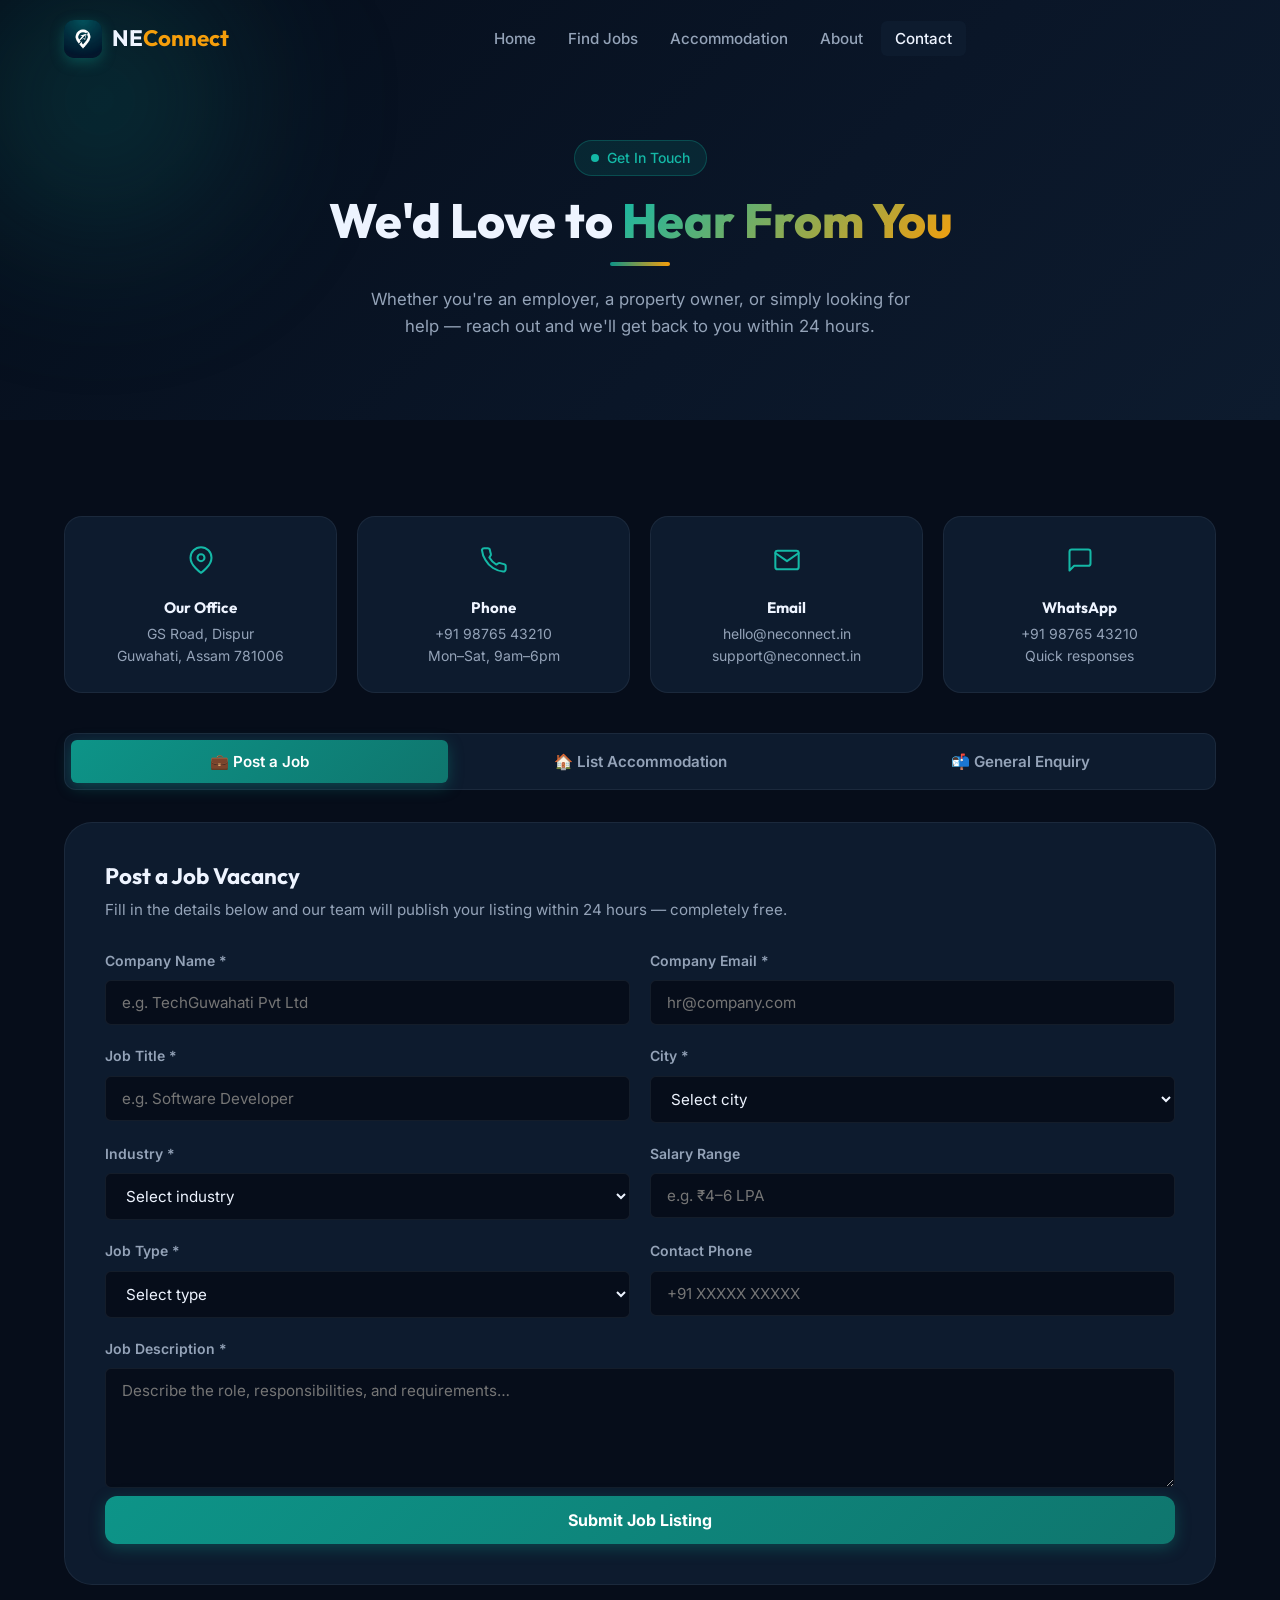
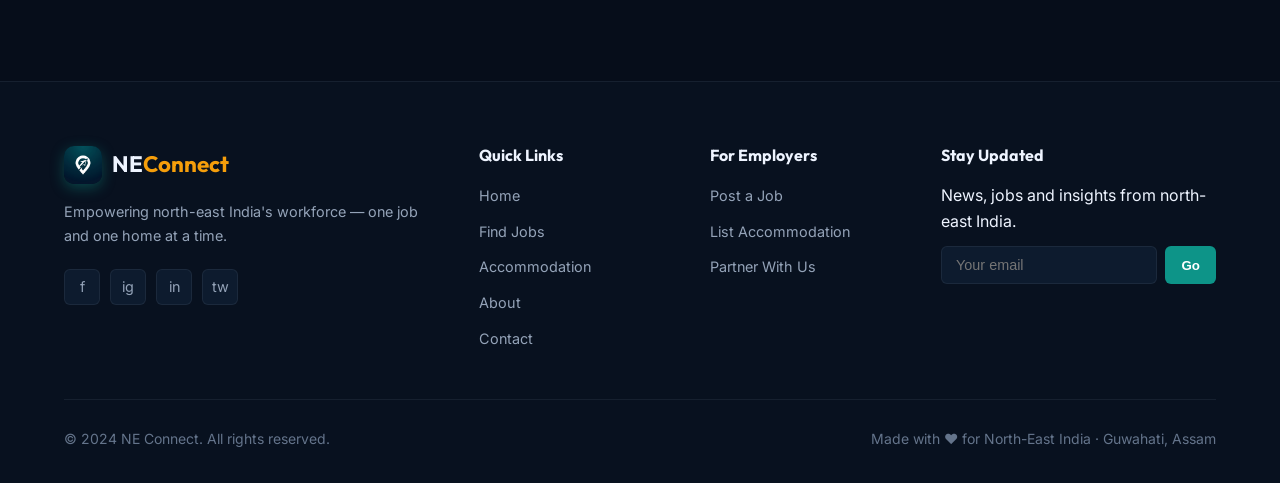
<file: contact.html>
﻿<!DOCTYPE html>
<html lang="en">
<head>
  <meta charset="UTF-8"/>
  <meta name="viewport" content="width=device-width, initial-scale=1.0"/>
  <title>Contact — NE Connect</title>
  <meta name="description" content="Post a job, list your accommodation, or get in touch with the NE Connect team. We're here to help north-east India thrive."/>
  <link rel="stylesheet" href="css/style.css"/>
  <link rel="stylesheet" href="css/components.css"/>
</head>
<body>

<nav class="navbar" id="navbar">
  <div class="container">
    <div class="navbar-inner">
      <a href="index.html" class="logo"><div class="logo-mark"><img src="images/logo.png" alt="NE Connect"/></div><span>NE<span class="accent-text">Connect</span></span></a>
      <ul class="nav-links" id="navLinks">
        <li><a href="index.html" class="nav-link">Home</a></li>
        <li><a href="jobs.html" class="nav-link">Find Jobs</a></li>
        <li><a href="accommodation.html" class="nav-link">Accommodation</a></li>
        <li><a href="about.html" class="nav-link">About</a></li>
        <li><a href="contact.html" class="nav-link active">Contact</a></li>
      </ul>
      <div class="navbar-actions">
        <button class="hamburger" id="hamburger" aria-label="Toggle menu"><span></span><span></span><span></span></button>
      </div>
    </div>
  </div>
</nav>

<section class="page-hero" style="text-align:center">
  <div class="page-hero-orb"></div>
  <div class="container">
    <div class="hero-badge" style="margin:0 auto 16px;display:inline-flex">
      <div class="hero-badge-dot"></div>
      Get In Touch
    </div>
    <h1>We'd Love to <span class="gradient-text">Hear From You</span></h1>
    <div class="divider divider-center"></div>
    <p style="max-width:560px;margin:0 auto">Whether you're an employer, a property owner, or simply looking for help — reach out and we'll get back to you within 24 hours.</p>
  </div>
</section>

<section class="section">
  <div class="container">
    <!-- Contact Info Cards -->
    <div class="contact-info-grid">
      <div class="contact-info-card reveal">
        <div class="contact-info-icon"><svg width="22" height="22" fill="none" stroke="currentColor" stroke-width="1.75" stroke-linecap="round" stroke-linejoin="round" viewBox="0 0 24 24"><path d="M21 10c0 7-9 13-9 13s-9-6-9-13a9 9 0 0 1 18 0z"/><circle cx="12" cy="10" r="3"/></svg></div>
        <h4>Our Office</h4>
        <p>GS Road, Dispur<br/>Guwahati, Assam 781006</p>
      </div>
      <div class="contact-info-card reveal" style="transition-delay:.1s">
        <div class="contact-info-icon"><svg width="22" height="22" fill="none" stroke="currentColor" stroke-width="1.75" stroke-linecap="round" stroke-linejoin="round" viewBox="0 0 24 24"><path d="M22 16.92v3a2 2 0 0 1-2.18 2 19.79 19.79 0 0 1-8.63-3.07A19.5 19.5 0 0 1 4.69 12a19.79 19.79 0 0 1-3.07-8.67A2 2 0 0 1 3.56 2h3a2 2 0 0 1 2 1.72c.127.96.361 1.903.7 2.81a2 2 0 0 1-.45 2.11L8 9.91a16 16 0 0 0 6 6l1.27-.79a2 2 0 0 1 2.11-.45c.907.339 1.85.573 2.81.7A2 2 0 0 1 22 17.92z"/></svg></div>
        <h4>Phone</h4>
        <p>+91 98765 43210<br/>Mon–Sat, 9am–6pm</p>
      </div>
      <div class="contact-info-card reveal" style="transition-delay:.2s">
        <div class="contact-info-icon"><svg width="22" height="22" fill="none" stroke="currentColor" stroke-width="1.75" stroke-linecap="round" stroke-linejoin="round" viewBox="0 0 24 24"><path d="M4 4h16c1.1 0 2 .9 2 2v12c0 1.1-.9 2-2 2H4c-1.1 0-2-.9-2-2V6c0-1.1.9-2 2-2z"/><polyline points="22,6 12,13 2,6"/></svg></div>
        <h4>Email</h4>
        <p>hello@neconnect.in<br/>support@neconnect.in</p>
      </div>
      <div class="contact-info-card reveal" style="transition-delay:.3s">
        <div class="contact-info-icon"><svg width="22" height="22" fill="none" stroke="currentColor" stroke-width="1.75" stroke-linecap="round" stroke-linejoin="round" viewBox="0 0 24 24"><path d="M21 15a2 2 0 0 1-2 2H7l-4 4V5a2 2 0 0 1 2-2h14a2 2 0 0 1 2 2z"/></svg></div>
        <h4>WhatsApp</h4>
        <p>+91 98765 43210<br/>Quick responses</p>
      </div>
    </div>

    <!-- Tabs -->
    <div class="contact-tabs" id="contactTabs">
      <button class="tab-btn active" data-tab="tab-job" id="btn-job">💼 Post a Job</button>
      <button class="tab-btn" data-tab="tab-room" id="btn-room">🏠 List Accommodation</button>
      <button class="tab-btn" data-tab="tab-general" id="btn-general">📬 General Enquiry</button>
    </div>

    <!-- Tab: Post a Job -->
    <div class="tab-panel active" id="tab-job">
      <div class="form-card reveal">
        <h3 style="font-family:var(--font-head);font-size:1.4rem;font-weight:700;margin-bottom:8px">Post a Job Vacancy</h3>
        <p style="color:var(--text-muted);font-size:.95rem;margin-bottom:28px">Fill in the details below and our team will publish your listing within 24 hours — completely free.</p>
        <form class="contact-form" id="jobForm">
          <div class="form-grid">
            <div class="form-group">
              <label class="form-label" for="companyName">Company Name *</label>
              <input class="form-input" type="text" id="companyName" placeholder="e.g. TechGuwahati Pvt Ltd" required/>
            </div>
            <div class="form-group">
              <label class="form-label" for="companyEmail">Company Email *</label>
              <input class="form-input" type="email" id="companyEmail" placeholder="hr@company.com" required/>
            </div>
            <div class="form-group">
              <label class="form-label" for="jobTitle">Job Title *</label>
              <input class="form-input" type="text" id="jobTitle" placeholder="e.g. Software Developer" required/>
            </div>
            <div class="form-group">
              <label class="form-label" for="jobCity">City *</label>
              <select class="form-select" id="jobCity" required>
                <option value="">Select city</option>
                <option>Guwahati</option><option>Dibrugarh</option>
                <option>Silchar</option><option>Jorhat</option><option>Tezpur</option><option>Other</option>
              </select>
            </div>
            <div class="form-group">
              <label class="form-label" for="jobIndustry">Industry *</label>
              <select class="form-select" id="jobIndustry" required>
                <option value="">Select industry</option>
                <option>IT & Technology</option><option>Marketing</option><option>Engineering</option>
                <option>Finance</option><option>Education</option><option>Healthcare</option>
                <option>HR</option><option>Design</option><option>Sales</option><option>Other</option>
              </select>
            </div>
            <div class="form-group">
              <label class="form-label" for="jobSalary">Salary Range</label>
              <input class="form-input" type="text" id="jobSalary" placeholder="e.g. ₹4–6 LPA"/>
            </div>
            <div class="form-group">
              <label class="form-label" for="jobType">Job Type *</label>
              <select class="form-select" id="jobType" required>
                <option value="">Select type</option>
                <option>Full-time</option><option>Part-time</option><option>Contract</option><option>Internship</option>
              </select>
            </div>
            <div class="form-group">
              <label class="form-label" for="jobPhone">Contact Phone</label>
              <input class="form-input" type="tel" id="jobPhone" placeholder="+91 XXXXX XXXXX"/>
            </div>
            <div class="form-group full">
              <label class="form-label" for="jobDesc">Job Description *</label>
              <textarea class="form-textarea" id="jobDesc" placeholder="Describe the role, responsibilities, and requirements…" required></textarea>
            </div>
          </div>
          <button type="submit" class="form-submit">Submit Job Listing</button>
        </form>
      </div>
    </div>

    <!-- Tab: List Accommodation -->
    <div class="tab-panel" id="tab-room">
      <div class="form-card reveal">
        <h3 style="font-family:var(--font-head);font-size:1.4rem;font-weight:700;margin-bottom:8px">List Your Accommodation</h3>
        <p style="color:var(--text-muted);font-size:.95rem;margin-bottom:28px">Share your PG, hostel, or flat details. We'll verify and publish within 48 hours — free of charge.</p>
        <form class="contact-form" id="roomForm">
          <div class="form-grid">
            <div class="form-group">
              <label class="form-label" for="propName">Property Name *</label>
              <input class="form-input" type="text" id="propName" placeholder="e.g. Sunrise Boys PG" required/>
            </div>
            <div class="form-group">
              <label class="form-label" for="ownerName">Owner Name *</label>
              <input class="form-input" type="text" id="ownerName" placeholder="Full name" required/>
            </div>
            <div class="form-group">
              <label class="form-label" for="ownerPhone">Phone Number *</label>
              <input class="form-input" type="tel" id="ownerPhone" placeholder="+91 XXXXX XXXXX" required/>
            </div>
            <div class="form-group">
              <label class="form-label" for="ownerEmail">Email</label>
              <input class="form-input" type="email" id="ownerEmail" placeholder="you@example.com"/>
            </div>
            <div class="form-group">
              <label class="form-label" for="propType">Property Type *</label>
              <select class="form-select" id="propType" required>
                <option value="">Select type</option>
                <option>PG (Paying Guest)</option><option>Hostel</option><option>Furnished Flat</option><option>Studio Apartment</option>
              </select>
            </div>
            <div class="form-group">
              <label class="form-label" for="propGender">Gender Preference *</label>
              <select class="form-select" id="propGender" required>
                <option value="">Select</option>
                <option>Male Only</option><option>Female Only</option><option>Co-ed / Any</option>
              </select>
            </div>
            <div class="form-group">
              <label class="form-label" for="propCity">City *</label>
              <select class="form-select" id="propCity" required>
                <option value="">Select city</option>
                <option>Guwahati</option><option>Dibrugarh</option><option>Silchar</option><option>Jorhat</option><option>Other</option>
              </select>
            </div>
            <div class="form-group">
              <label class="form-label" for="propPrice">Monthly Rent (₹) *</label>
              <input class="form-input" type="number" id="propPrice" placeholder="e.g. 5000" required/>
            </div>
            <div class="form-group full">
              <label class="form-label" for="propAddress">Full Address *</label>
              <input class="form-input" type="text" id="propAddress" placeholder="House no, Street, Area, City" required/>
            </div>
            <div class="form-group full">
              <label class="form-label" for="propAmenities">Amenities Provided</label>
              <textarea class="form-textarea" id="propAmenities" placeholder="e.g. WiFi, Meals, AC, Laundry, CCTV, 24/7 Water…" style="min-height:90px"></textarea>
            </div>
          </div>
          <button type="submit" class="form-submit">Submit Listing</button>
        </form>
      </div>
    </div>

    <!-- Tab: General Enquiry -->
    <div class="tab-panel" id="tab-general">
      <div class="form-card reveal">
        <h3 style="font-family:var(--font-head);font-size:1.4rem;font-weight:700;margin-bottom:8px">General Enquiry</h3>
        <p style="color:var(--text-muted);font-size:.95rem;margin-bottom:28px">Have a question, suggestion, or partnership proposal? We'd love to hear from you.</p>
        <form class="contact-form" id="generalForm">
          <div class="form-grid">
            <div class="form-group">
              <label class="form-label" for="genName">Your Name *</label>
              <input class="form-input" type="text" id="genName" placeholder="Full name" required/>
            </div>
            <div class="form-group">
              <label class="form-label" for="genEmail">Email Address *</label>
              <input class="form-input" type="email" id="genEmail" placeholder="you@example.com" required/>
            </div>
            <div class="form-group">
              <label class="form-label" for="genPhone">Phone (optional)</label>
              <input class="form-input" type="tel" id="genPhone" placeholder="+91 XXXXX XXXXX"/>
            </div>
            <div class="form-group">
              <label class="form-label" for="genSubject">Subject *</label>
              <select class="form-select" id="genSubject" required>
                <option value="">Select subject</option>
                <option>Job Seeker Support</option><option>Employer Enquiry</option>
                <option>Accommodation Enquiry</option><option>Partnership / Collaboration</option>
                <option>Press / Media</option><option>Other</option>
              </select>
            </div>
            <div class="form-group full">
              <label class="form-label" for="genMessage">Message *</label>
              <textarea class="form-textarea" id="genMessage" placeholder="Tell us how we can help…" required></textarea>
            </div>
          </div>
          <button type="submit" class="form-submit">Send Message</button>
        </form>
      </div>
    </div>
  </div>
</section>

<footer class="footer">
  <div class="container">
    <div class="footer-grid">
      <div class="footer-brand">
        <a href="index.html" class="logo"><div class="logo-mark"><img src="images/logo.png" alt="NE Connect"/></div><span>NE<span class="accent-text">Connect</span></span></a>
        <p>Empowering north-east India's workforce — one job and one home at a time.</p>
        <div class="social-links">
          <a href="#" class="social-link">f</a><a href="#" class="social-link">ig</a>
          <a href="#" class="social-link">in</a><a href="#" class="social-link">tw</a>
        </div>
      </div>
      <div class="footer-links"><h4>Quick Links</h4><ul>
        <li><a href="index.html">Home</a></li><li><a href="jobs.html">Find Jobs</a></li>
        <li><a href="accommodation.html">Accommodation</a></li><li><a href="about.html">About</a></li>
        <li><a href="contact.html">Contact</a></li>
      </ul></div>
      <div class="footer-links"><h4>For Employers</h4><ul>
        <li><a href="contact.html">Post a Job</a></li><li><a href="contact.html">List Accommodation</a></li>
        <li><a href="about.html">Partner With Us</a></li>
      </ul></div>
      <div class="footer-newsletter"><h4>Stay Updated</h4><p>News, jobs and insights from north-east India.</p>
        <form class="newsletter-form"><input type="email" placeholder="Your email" required/><button type="submit">Go</button></form>
      </div>
    </div>
    <div class="footer-bottom">
      <p>© 2024 NE Connect. All rights reserved.</p>
      <p>Made with ❤️ for North-East India · Guwahati, Assam</p>
    </div>
  </div>
</footer>

<script src="js/main.js"></script>
</body>
</html>
</file>
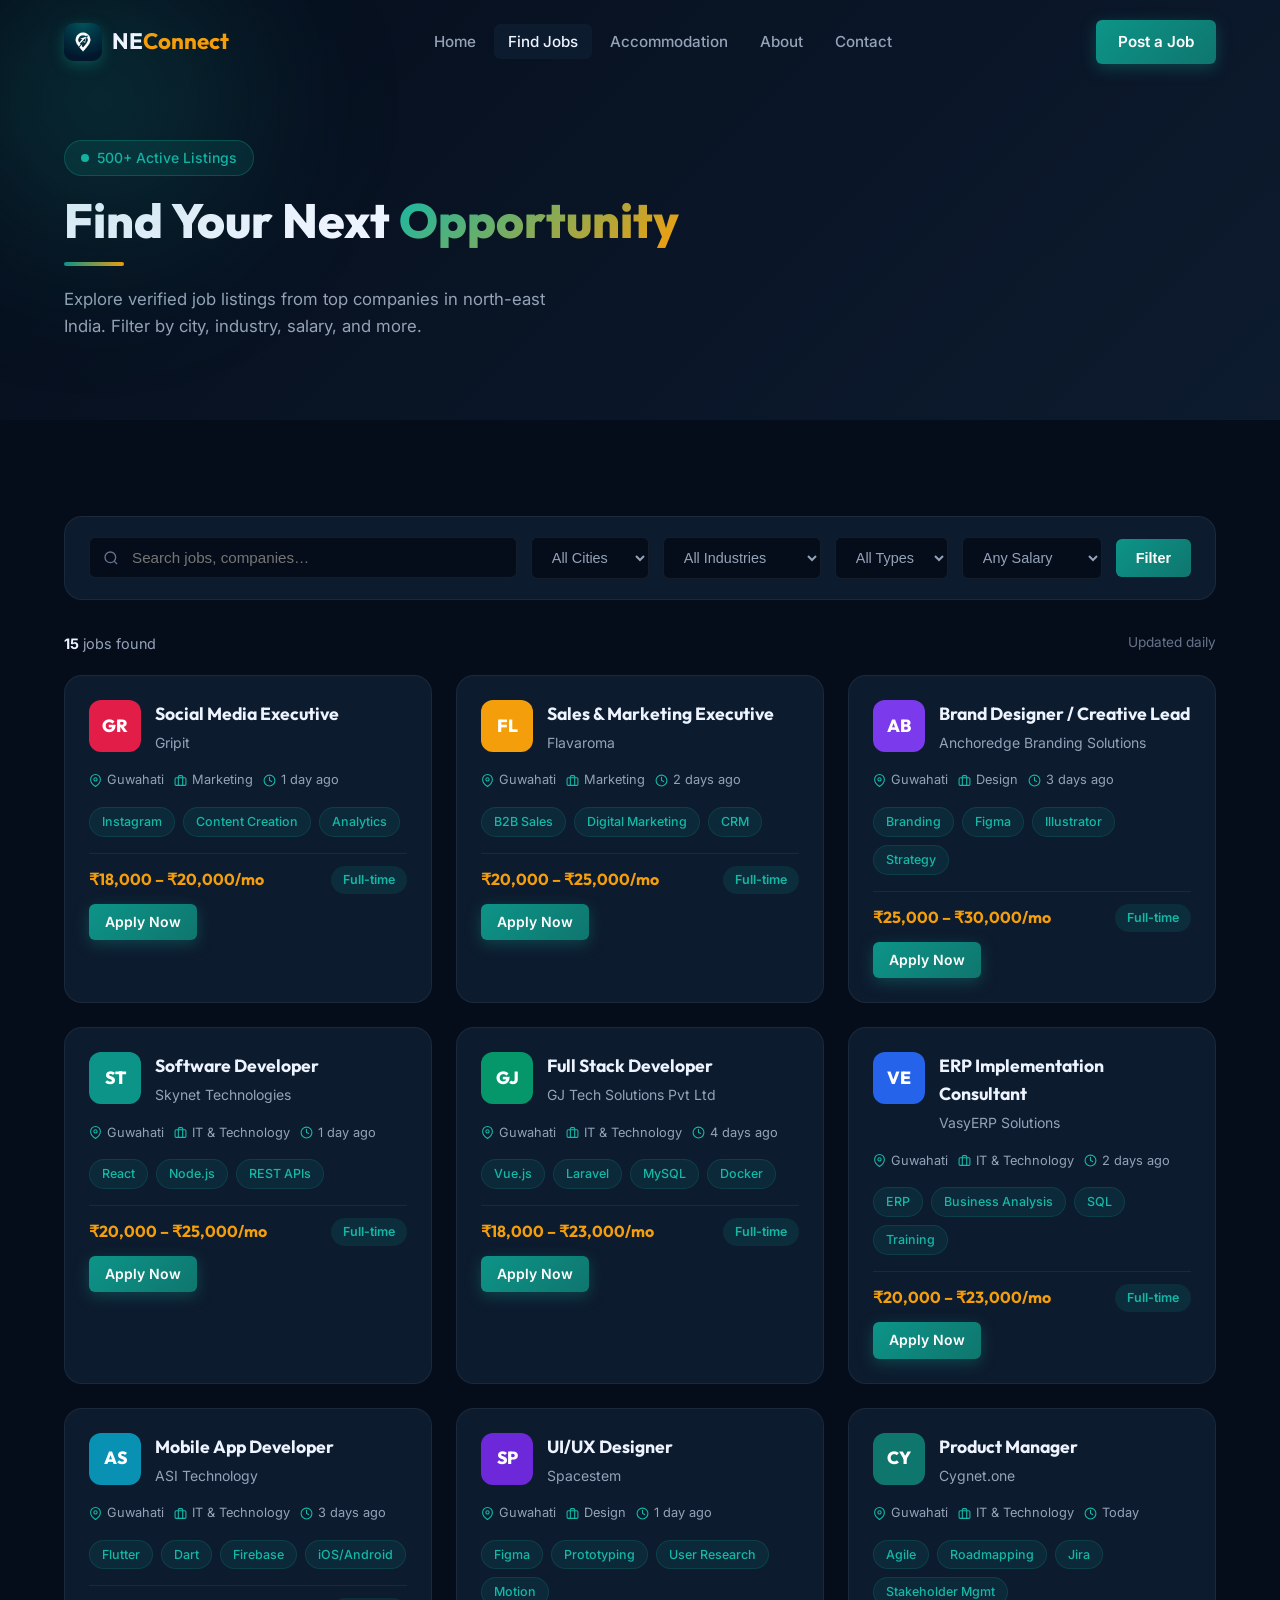
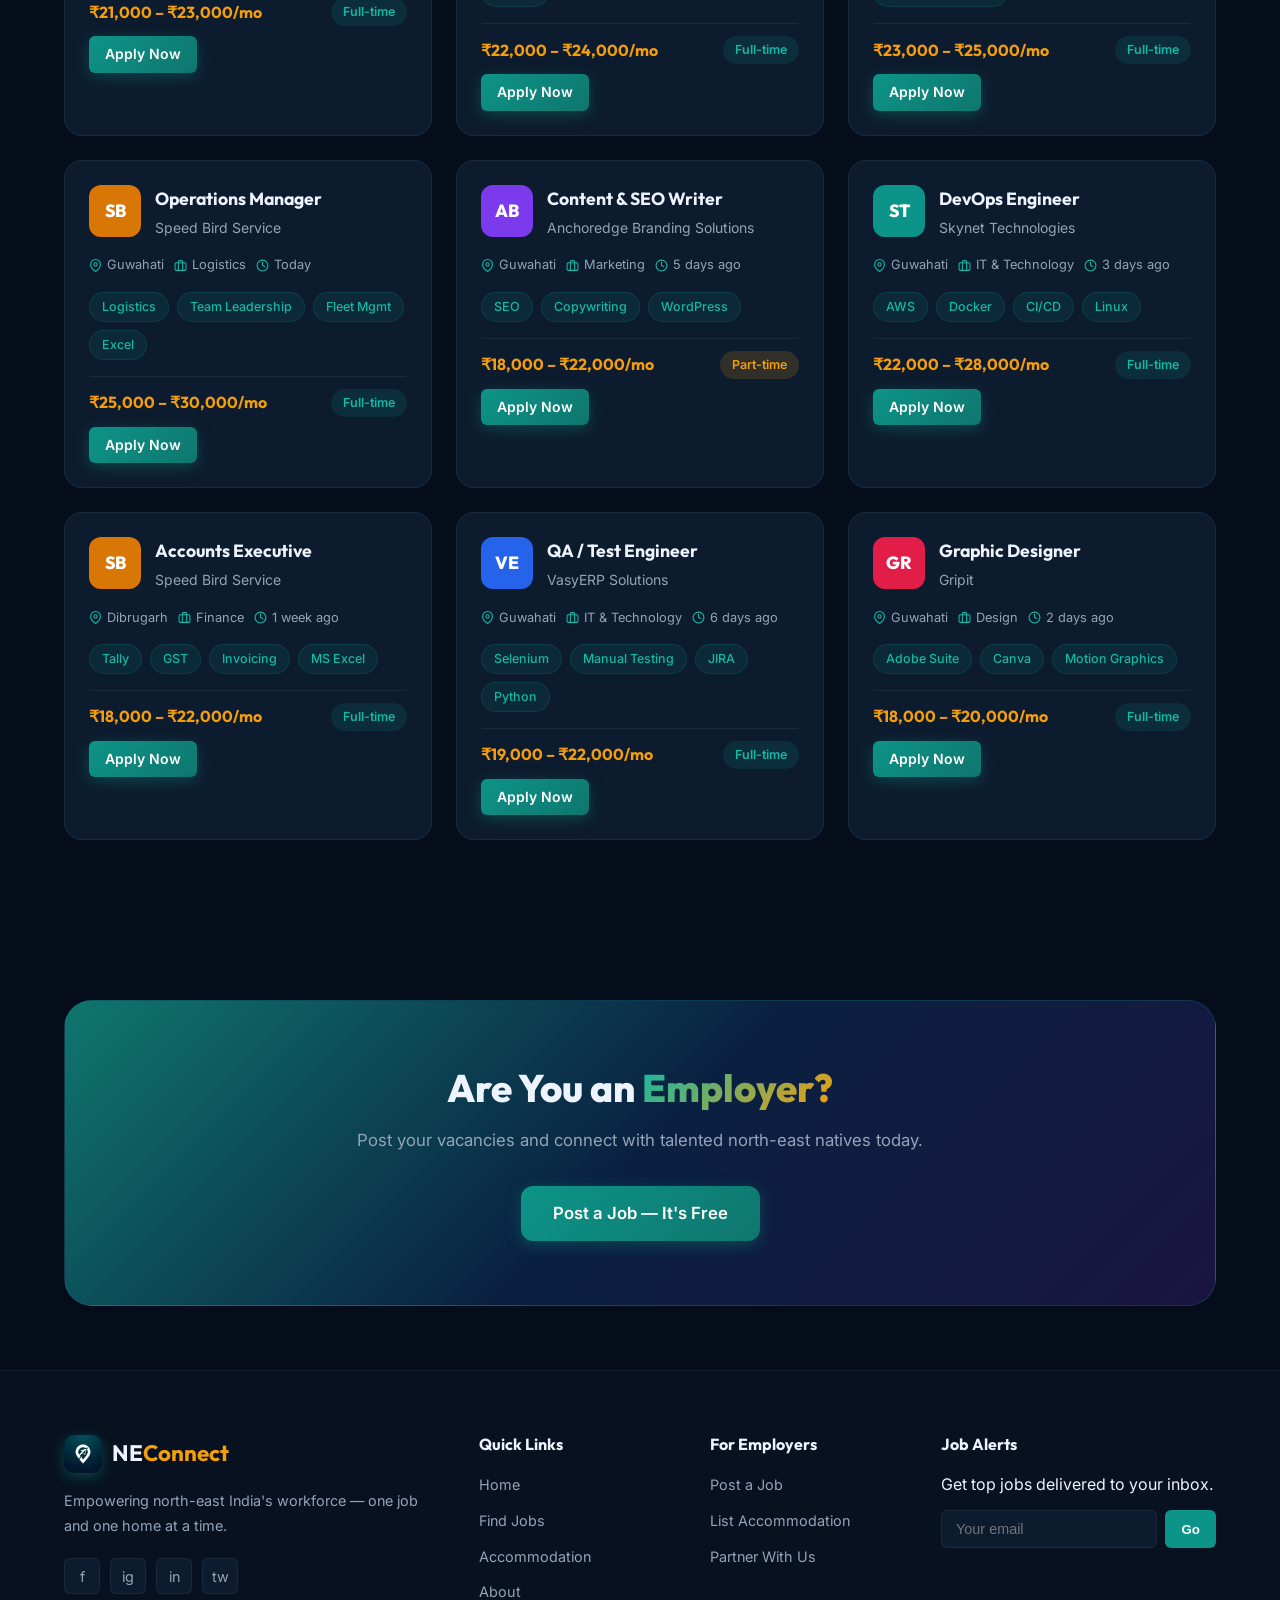
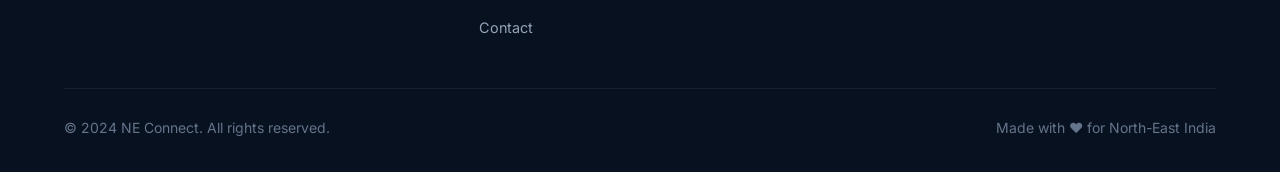
<file: jobs.html>
﻿<!DOCTYPE html>
<html lang="en">
<head>
  <meta charset="UTF-8"/>
  <meta name="viewport" content="width=device-width, initial-scale=1.0"/>
  <title>Job Listings — NE Connect</title>
  <meta name="description" content="Browse hundreds of verified job listings across Guwahati, Dibrugarh, Silchar and north-east India. Filter by city, industry, salary and job type."/>
  <link rel="stylesheet" href="css/style.css"/>
  <link rel="stylesheet" href="css/components.css"/>
</head>
<body>

<nav class="navbar" id="navbar">
  <div class="container">
    <div class="navbar-inner">
      <a href="index.html" class="logo">
        <div class="logo-mark"><img src="images/logo.png" alt="NE Connect"/></div>
        <span>NE<span class="accent-text">Connect</span></span>
      </a>
      <ul class="nav-links" id="navLinks">
        <li><a href="index.html" class="nav-link">Home</a></li>
        <li><a href="jobs.html" class="nav-link active">Find Jobs</a></li>
        <li><a href="accommodation.html" class="nav-link">Accommodation</a></li>
        <li><a href="about.html" class="nav-link">About</a></li>
        <li><a href="contact.html" class="nav-link">Contact</a></li>
      </ul>
      <div class="navbar-actions">
        <a href="contact.html" class="btn btn-primary hide-mobile">Post a Job</a>
        <button class="hamburger" id="hamburger" aria-label="Toggle menu"><span></span><span></span><span></span></button>
      </div>
    </div>
  </div>
</nav>

<section class="page-hero">
  <div class="page-hero-orb"></div>
  <div class="container">
    <div class="hero-badge" style="margin-bottom:16px">
      <div class="hero-badge-dot"></div>
      500+ Active Listings
    </div>
    <h1>Find Your Next <span class="gradient-text">Opportunity</span></h1>
    <div class="divider"></div>
    <p>Explore verified job listings from top companies in north-east India. Filter by city, industry, salary, and more.</p>
  </div>
</section>

<section class="section">
  <div class="container">
    <!-- Search & Filter Bar -->
    <div class="search-filter-bar">
      <div class="search-input-wrap">
        <svg width="16" height="16" fill="none" stroke="currentColor" stroke-width="2" viewBox="0 0 24 24"><circle cx="11" cy="11" r="8"/><path d="m21 21-4.35-4.35"/></svg>
        <input class="search-input" type="text" id="jobSearch" placeholder="Search jobs, companies…"/>
      </div>
      <select class="filter-select" id="filterCity">
        <option value="">All Cities</option>
        <option value="Guwahati">Guwahati</option>
        <option value="Dibrugarh">Dibrugarh</option>
        <option value="Silchar">Silchar</option>
        <option value="Jorhat">Jorhat</option>
      </select>
      <select class="filter-select" id="filterIndustry">
        <option value="">All Industries</option>
        <option value="IT & Technology">IT & Technology</option>
        <option value="Marketing">Marketing</option>
        <option value="Design">Design</option>
        <option value="Finance">Finance</option>
        <option value="Logistics">Logistics</option>
        <option value="Education">Education</option>
        <option value="HR">HR</option>
      </select>
      <select class="filter-select" id="filterType">
        <option value="">All Types</option>
        <option value="Full-time">Full-time</option>
        <option value="Part-time">Part-time</option>
        <option value="Contract">Contract</option>
      </select>
      <select class="filter-select" id="filterSalary">
        <option value="">Any Salary</option>
        <option value="18000">₹18,000+/mo</option>
        <option value="20000">₹20,000+/mo</option>
        <option value="22000">₹22,000+/mo</option>
        <option value="25000">₹25,000+/mo</option>
      </select>
      <button class="filter-btn" id="filterBtn">Filter</button>
    </div>

    <div class="results-info">
      <p class="results-count"><strong id="resultsCount">15</strong> jobs found</p>
      <p style="font-size:.85rem;color:var(--text-subtle)">Updated daily</p>
    </div>

    <div class="cards-grid" id="jobsGrid">
      <!-- Rendered by JS -->
      <div style="color:var(--text-muted);padding:40px;text-align:center;grid-column:1/-1">Loading jobs…</div>
    </div>
  </div>
</section>

<!-- CTA -->
<section class="section-sm">
  <div class="container">
    <div class="cta-banner reveal">
      <h2>Are You an <span class="gradient-text">Employer?</span></h2>
      <p>Post your vacancies and connect with talented north-east natives today.</p>
      <div class="cta-actions">
        <a href="contact.html" class="btn btn-primary btn-lg">Post a Job — It's Free</a>
      </div>
    </div>
  </div>
</section>

<footer class="footer">
  <div class="container">
    <div class="footer-grid">
      <div class="footer-brand">
        <a href="index.html" class="logo">
        <div class="logo-mark"><img src="images/logo.png" alt="NE Connect"/></div>
        <span>NE<span class="accent-text">Connect</span></span>
      </a>
        <p>Empowering north-east India's workforce — one job and one home at a time.</p>
        <div class="social-links">
          <a href="#" class="social-link">f</a><a href="#" class="social-link">ig</a>
          <a href="#" class="social-link">in</a><a href="#" class="social-link">tw</a>
        </div>
      </div>
      <div class="footer-links"><h4>Quick Links</h4><ul>
        <li><a href="index.html">Home</a></li><li><a href="jobs.html">Find Jobs</a></li>
        <li><a href="accommodation.html">Accommodation</a></li><li><a href="about.html">About</a></li>
        <li><a href="contact.html">Contact</a></li>
      </ul></div>
      <div class="footer-links"><h4>For Employers</h4><ul>
        <li><a href="contact.html">Post a Job</a></li><li><a href="contact.html">List Accommodation</a></li>
        <li><a href="about.html">Partner With Us</a></li>
      </ul></div>
      <div class="footer-newsletter"><h4>Job Alerts</h4><p>Get top jobs delivered to your inbox.</p>
        <form class="newsletter-form"><input type="email" placeholder="Your email" required/><button type="submit">Go</button></form>
      </div>
    </div>
    <div class="footer-bottom">
      <p>© 2024 NE Connect. All rights reserved.</p>
      <p>Made with ❤️ for North-East India</p>
    </div>
  </div>
</footer>

<script src="js/main.js"></script>
</body>
</html>
</file>
<file: css/style.css>
@import url('https://fonts.googleapis.com/css2?family=Outfit:wght@300;400;500;600;700;800;900&family=Inter:wght@300;400;500;600;700&display=swap');

*,*::before,*::after{margin:0;padding:0;box-sizing:border-box;}
html{scroll-behavior:smooth;}

:root{
  --primary:#0D9488;--primary-light:#14B8A6;--primary-dark:#0F766E;
  --primary-glow:rgba(13,148,136,.35);
  --accent:#F59E0B;--accent-light:#FCD34D;--accent-dark:#D97706;
  --accent-glow:rgba(245,158,11,.35);
  --bg:#060D1A;--bg-2:#08111F;
  --surface:#0D1B2E;--surface-2:#122034;--surface-3:#1A2D45;
  --text:#EEF4FF;--text-muted:#94A3B8;--text-subtle:#64748B;
  --border:rgba(148,163,184,.10);--border-hover:rgba(148,163,184,.20);
  --glass:rgba(13,27,46,.70);
  --font-head:'Outfit',sans-serif;--font-body:'Inter',sans-serif;
  --radius-sm:6px;--radius:12px;--radius-lg:18px;--radius-xl:28px;--radius-full:9999px;
  --shadow:0 4px 20px rgba(0,0,0,.45);--shadow-lg:0 8px 40px rgba(0,0,0,.55);
  --glow-p:0 0 40px rgba(13,148,136,.25);--glow-a:0 0 40px rgba(245,158,11,.25);
  --transition:all .3s cubic-bezier(.4,0,.2,1);
  --transition-fast:all .15s cubic-bezier(.4,0,.2,1);
}

body{font-family:var(--font-body);background:var(--bg);color:var(--text);line-height:1.6;overflow-x:hidden;}
h1,h2,h3,h4,h5{font-family:var(--font-head);line-height:1.2;}
a{text-decoration:none;color:inherit;}
img{max-width:100%;display:block;}
ul{list-style:none;}

.container{max-width:1200px;margin:0 auto;padding:0 24px;}

.gradient-text{
  background:linear-gradient(135deg,var(--primary-light) 0%,var(--accent) 100%);
  -webkit-background-clip:text;-webkit-text-fill-color:transparent;background-clip:text;
}
.accent-text{color:var(--accent);}

.divider{width:60px;height:4px;background:linear-gradient(90deg,var(--primary),var(--accent));border-radius:var(--radius-full);margin:12px 0 20px;}
.divider-center{margin:12px auto 20px;}

@keyframes fadeUp{from{opacity:0;transform:translateY(32px)}to{opacity:1;transform:translateY(0)}}
@keyframes float{0%,100%{transform:translateY(0)}50%{transform:translateY(-18px)}}
@keyframes pulse-glow{0%,100%{opacity:.5}50%{opacity:1}}
@keyframes shimmer{0%{background-position:-200% 0}100%{background-position:200% 0}}
@keyframes border-spin{to{--angle:360deg}}
@keyframes grid-move{0%{transform:translateY(0)}100%{transform:translateY(-60px)}}

.reveal{opacity:0;transform:translateY(32px);transition:opacity .7s ease,transform .7s ease;}
.reveal.visible{opacity:1;transform:translateY(0);}

/* Premium card glow border */
.card-glow{position:relative;}
.card-glow::before{
  content:'';position:absolute;inset:-1px;border-radius:inherit;
  background:linear-gradient(135deg,var(--primary),transparent 40%,transparent 60%,var(--accent));
  opacity:0;transition:opacity .4s ease;z-index:-1;border-radius:var(--radius-lg);
}
.card-glow:hover::before{opacity:1;}

/* Mesh background for alt sections */
.section-mesh{
  background:var(--surface);
  background-image:
    radial-gradient(ellipse at 20% 50%, rgba(13,148,136,.08) 0%, transparent 60%),
    radial-gradient(ellipse at 80% 20%, rgba(245,158,11,.06) 0%, transparent 50%);
}

/* NAVBAR */
.navbar{position:fixed;top:0;left:0;right:0;z-index:100;padding:20px 0;transition:var(--transition);}
.navbar.scrolled{
  background:rgba(6,13,26,.92);backdrop-filter:blur(20px);-webkit-backdrop-filter:blur(20px);
  border-bottom:1px solid var(--border);padding:12px 0;box-shadow:var(--shadow);
}
.navbar-inner{display:flex;align-items:center;justify-content:space-between;gap:24px;}
.logo{display:flex;align-items:center;gap:10px;font-family:var(--font-head);font-weight:700;font-size:1.4rem;}
.logo-icon{width:38px;height:38px;background:linear-gradient(135deg,var(--primary),var(--primary-dark));border-radius:10px;display:flex;align-items:center;justify-content:center;font-size:.85rem;font-weight:800;color:#fff;flex-shrink:0;}
.logo-mark{width:38px;height:38px;border-radius:10px;overflow:hidden;flex-shrink:0;box-shadow:0 4px 14px rgba(13,148,136,.4);transition:var(--transition);}
.logo-mark img{width:38px;height:38px;object-fit:cover;display:block;}
.logo:hover .logo-mark{box-shadow:0 6px 20px rgba(13,148,136,.6);}
.logo .accent-text{color:var(--accent);}
/* Premium step icon */
.step-icon svg{color:var(--primary-light);}
.nav-links{display:flex;align-items:center;gap:4px;}
.nav-link{padding:8px 14px;border-radius:var(--radius-sm);font-size:.95rem;font-weight:500;color:var(--text-muted);transition:var(--transition);}
.nav-link:hover,.nav-link.active{color:var(--text);background:var(--surface);}
.navbar-actions{display:flex;align-items:center;gap:12px;}
.hamburger{display:none;flex-direction:column;gap:5px;background:none;border:none;cursor:pointer;padding:4px;}
.hamburger span{display:block;width:24px;height:2px;background:var(--text);border-radius:2px;transition:var(--transition);}
.hamburger.open span:nth-child(1){transform:translateY(7px) rotate(45deg);}
.hamburger.open span:nth-child(2){opacity:0;}
.hamburger.open span:nth-child(3){transform:translateY(-7px) rotate(-45deg);}

/* BUTTONS */
.btn{display:inline-flex;align-items:center;gap:8px;padding:10px 22px;border-radius:var(--radius-sm);font-family:var(--font-body);font-size:.95rem;font-weight:600;cursor:pointer;transition:var(--transition);border:none;white-space:nowrap;position:relative;overflow:hidden;}
.btn::after{content:'';position:absolute;inset:0;background:linear-gradient(90deg,transparent,rgba(255,255,255,.12),transparent);transform:translateX(-100%);transition:transform .5s ease;}
.btn:hover::after{transform:translateX(100%);}
.btn-primary{background:linear-gradient(135deg,var(--primary),var(--primary-dark));color:#fff;box-shadow:0 4px 15px var(--primary-glow);}
.btn-primary:hover{background:linear-gradient(135deg,var(--primary-light),var(--primary));transform:translateY(-2px);box-shadow:0 6px 25px var(--primary-glow);}
.btn-accent{background:linear-gradient(135deg,var(--accent),var(--accent-dark));color:#fff;box-shadow:0 4px 15px var(--accent-glow);}
.btn-accent:hover{transform:translateY(-2px);box-shadow:0 6px 25px var(--accent-glow);}
.btn-outline{background:transparent;color:var(--text);border:1.5px solid var(--border-hover);}
.btn-outline:hover{border-color:var(--primary-light);color:var(--primary-light);transform:translateY(-2px);background:rgba(13,148,136,.06);}
.btn-lg{padding:14px 32px;font-size:1.05rem;border-radius:var(--radius);}
.btn-sm{padding:7px 16px;font-size:.875rem;}

/* HERO */
.hero{min-height:100vh;display:flex;align-items:center;position:relative;overflow:hidden;padding:120px 0 80px;}
.hero-bg{position:absolute;inset:0;background:linear-gradient(135deg,#050D1A 0%,#0A1628 40%,#0D1B2E 100%);}
.hero-bg-img{position:absolute;inset:0;background:url('../images/hero.png') center/cover no-repeat;opacity:.12;}
/* Subtle dot grid overlay */
.hero-grid{position:absolute;inset:0;background-image:radial-gradient(circle,rgba(148,163,184,.07) 1px,transparent 1px);background-size:32px 32px;pointer-events:none;}
.hero-orb{position:absolute;border-radius:50%;filter:blur(80px);pointer-events:none;}
.hero-orb-1{width:500px;height:500px;top:-100px;left:-150px;background:radial-gradient(circle,rgba(13,148,136,.35) 0%,transparent 70%);animation:pulse-glow 6s ease-in-out infinite;}
.hero-orb-2{width:400px;height:400px;bottom:-80px;right:-100px;background:radial-gradient(circle,rgba(245,158,11,.25) 0%,transparent 70%);animation:pulse-glow 8s ease-in-out infinite 2s;}
.hero-content{position:relative;z-index:1;max-width:700px;}
.hero-badge{display:inline-flex;align-items:center;gap:8px;padding:6px 16px;border-radius:var(--radius-full);background:rgba(13,148,136,.15);border:1px solid rgba(13,148,136,.35);color:var(--primary-light);font-size:.875rem;font-weight:500;margin-bottom:24px;}
.hero-badge-dot{width:8px;height:8px;border-radius:50%;background:var(--primary-light);animation:pulse-glow 2s ease-in-out infinite;}
.hero h1{font-size:clamp(2.4rem,5vw,4rem);font-weight:800;line-height:1.15;margin-bottom:20px;}
.hero p{font-size:1.1rem;color:var(--text-muted);max-width:560px;margin-bottom:36px;line-height:1.7;}
.hero-actions{display:flex;flex-wrap:wrap;gap:14px;margin-bottom:56px;}
.hero-search{background:rgba(13,27,46,.85);backdrop-filter:blur(24px);-webkit-backdrop-filter:blur(24px);border:1px solid rgba(13,148,136,.2);border-radius:var(--radius-lg);padding:8px 8px 8px 20px;display:flex;align-items:center;gap:12px;max-width:560px;box-shadow:0 8px 32px rgba(0,0,0,.4),inset 0 1px 0 rgba(255,255,255,.05);}
.hero-search input{flex:1;background:none;border:none;outline:none;color:var(--text);font-size:1rem;padding:8px 0;}
.hero-search input::placeholder{color:var(--text-subtle);}
.hero-search select{background:var(--surface-2);border:1px solid var(--border);color:var(--text-muted);padding:8px 12px;border-radius:var(--radius-sm);font-size:.9rem;cursor:pointer;}
.hero-stats{display:flex;flex-wrap:wrap;gap:32px;margin-top:48px;}
.hero-stat-num{font-family:var(--font-head);font-size:2rem;font-weight:800;}
.hero-stat-num span{color:var(--accent);}
.hero-stat-label{font-size:.85rem;color:var(--text-muted);margin-top:2px;}

/* SECTIONS */
.section{padding:96px 0;}
.section-sm{padding:64px 0;}
.section-alt{background:var(--surface);}
.section-header{text-align:center;margin-bottom:56px;}
.section-header h2{font-size:clamp(1.8rem,3vw,2.8rem);font-weight:800;margin-bottom:12px;}
.section-header p{font-size:1.05rem;color:var(--text-muted);max-width:560px;margin:0 auto;}

/* STEPS */
.steps-grid{display:grid;grid-template-columns:repeat(auto-fit,minmax(260px,1fr));gap:32px;}
.step-card{background:var(--surface);border:1px solid var(--border);border-radius:var(--radius-lg);padding:36px 28px;text-align:center;position:relative;overflow:hidden;transition:var(--transition);}
.step-card:hover{border-color:var(--primary);transform:translateY(-6px);box-shadow:var(--glow-p);}
.step-num{position:absolute;top:16px;right:20px;font-family:var(--font-head);font-size:4rem;font-weight:900;color:rgba(13,148,136,.07);}
.step-icon{width:64px;height:64px;border-radius:var(--radius);background:linear-gradient(135deg,rgba(13,148,136,.2),rgba(13,148,136,.05));border:1px solid rgba(13,148,136,.25);display:flex;align-items:center;justify-content:center;font-size:1.8rem;margin:0 auto 20px;}
.step-card h3{font-size:1.2rem;font-weight:700;margin-bottom:10px;}
.step-card p{color:var(--text-muted);font-size:.95rem;}

/* CARDS GRID */
.cards-grid{display:grid;grid-template-columns:repeat(auto-fill,minmax(300px,1fr));gap:24px;}

/* CTA BANNER */
.cta-banner{background:linear-gradient(135deg,var(--primary-dark) 0%,#0A2040 50%,#1A1540 100%);border-radius:var(--radius-xl);padding:64px 48px;text-align:center;position:relative;overflow:hidden;border:1px solid rgba(13,148,136,.25);}
.cta-banner h2{font-size:clamp(1.8rem,3vw,2.6rem);font-weight:800;margin-bottom:16px;}
.cta-banner p{color:var(--text-muted);font-size:1.05rem;margin-bottom:32px;}
.cta-actions{display:flex;justify-content:center;flex-wrap:wrap;gap:14px;}

/* TESTIMONIALS */
.testimonials-grid{display:grid;grid-template-columns:repeat(auto-fill,minmax(300px,1fr));gap:24px;}
.testimonial-card{background:var(--surface);border:1px solid var(--border);border-radius:var(--radius-lg);padding:28px;transition:var(--transition);}
.testimonial-card:hover{border-color:var(--border-hover);transform:translateY(-4px);}
.testimonial-stars{color:var(--accent);font-size:1rem;margin-bottom:14px;}
.testimonial-text{font-size:.975rem;color:var(--text-muted);line-height:1.7;margin-bottom:20px;font-style:italic;}
.testimonial-author{display:flex;align-items:center;gap:12px;}
.testimonial-avatar{width:44px;height:44px;border-radius:50%;display:flex;align-items:center;justify-content:center;font-family:var(--font-head);font-weight:700;font-size:1rem;color:#fff;flex-shrink:0;}
.testimonial-name{font-weight:600;font-size:.95rem;}
.testimonial-role{font-size:.8rem;color:var(--text-subtle);}

/* PARTNERS */
.partners-strip{display:flex;flex-wrap:wrap;justify-content:center;align-items:center;gap:20px;padding:32px 0;}
.partner-logo{background:var(--surface);border:1px solid var(--border);border-radius:var(--radius);padding:14px 24px;font-family:var(--font-head);font-weight:700;font-size:.95rem;color:var(--text-muted);transition:var(--transition);}
.partner-logo:hover{color:var(--text);border-color:var(--border-hover);}

/* PAGE HERO */
.page-hero{padding:140px 0 80px;background:linear-gradient(135deg,#050D1A 0%,#0A1628 60%,#0D1B2E 100%);position:relative;overflow:hidden;}
.page-hero-orb{position:absolute;border-radius:50%;filter:blur(70px);pointer-events:none;width:400px;height:400px;top:-100px;left:-100px;background:radial-gradient(circle,rgba(13,148,136,.3) 0%,transparent 70%);}
.page-hero h1{font-size:clamp(2rem,4vw,3rem);font-weight:800;margin-bottom:12px;}
.page-hero p{font-size:1.05rem;color:var(--text-muted);max-width:520px;}

/* FOOTER */
.footer{background:var(--bg-2);border-top:1px solid var(--border);padding:64px 0 32px;}
.footer-grid{display:grid;grid-template-columns:2fr 1fr 1fr 1.5fr;gap:48px;margin-bottom:48px;}
.footer-brand .logo{margin-bottom:16px;}
.footer-brand p{color:var(--text-muted);font-size:.9rem;line-height:1.7;margin-bottom:20px;}
.social-links{display:flex;gap:10px;}
.social-link{width:36px;height:36px;border-radius:var(--radius-sm);background:var(--surface);border:1px solid var(--border);display:flex;align-items:center;justify-content:center;color:var(--text-muted);font-size:.9rem;transition:var(--transition);}
.social-link:hover{color:var(--primary-light);border-color:var(--primary);}
.footer h4{font-size:1rem;font-weight:700;margin-bottom:18px;}
.footer-links ul{display:flex;flex-direction:column;gap:10px;}
.footer-links a{color:var(--text-muted);font-size:.9rem;transition:var(--transition-fast);}
.footer-links a:hover{color:var(--primary-light);padding-left:4px;}
.footer-contact p{color:var(--text-muted);font-size:.9rem;margin-bottom:10px;display:flex;align-items:center;gap:8px;}
.newsletter-form{display:flex;gap:8px;margin-top:12px;}
.newsletter-form input{flex:1;padding:10px 14px;border-radius:var(--radius-sm);background:var(--surface);border:1px solid var(--border);color:var(--text);font-size:.9rem;outline:none;transition:var(--transition-fast);}
.newsletter-form input:focus{border-color:var(--primary);}
.newsletter-form button{padding:10px 16px;background:var(--primary);color:#fff;border:none;border-radius:var(--radius-sm);cursor:pointer;font-weight:600;transition:var(--transition-fast);}
.newsletter-form button:hover{background:var(--primary-light);}
.footer-bottom{border-top:1px solid var(--border);padding-top:28px;display:flex;justify-content:space-between;align-items:center;flex-wrap:wrap;gap:12px;}
.footer-bottom p{color:var(--text-subtle);font-size:.875rem;}

/* RESPONSIVE */
@media(max-width:1024px){.footer-grid{grid-template-columns:1fr 1fr;}}
@media(max-width:768px){
  .nav-links{display:none;flex-direction:column;position:absolute;top:100%;left:0;right:0;background:rgba(6,13,26,.97);backdrop-filter:blur(20px);padding:20px 24px 28px;border-bottom:1px solid var(--border);gap:4px;}
  .nav-links.open{display:flex;}
  .hamburger{display:flex;}
  .hide-mobile{display:none;}
  .hero h1{font-size:2.2rem;}
  .footer-grid{grid-template-columns:1fr;gap:32px;}
  .hero-stats{gap:20px;}
}
@media(max-width:480px){
  .hero-actions{flex-direction:column;}
  .cta-banner{padding:40px 24px;}
}
</file>
<file: css/components.css>
/* ── JOB CARD ── */
.job-card{
  background:var(--surface);border:1px solid var(--border);border-radius:var(--radius-lg);
  padding:24px;transition:var(--transition);display:flex;flex-direction:column;gap:16px;
  position:relative;overflow:hidden;
}
.job-card::after{
  content:'';position:absolute;inset:0;border-radius:var(--radius-lg);
  background:linear-gradient(135deg,rgba(13,148,136,.04) 0%,transparent 60%);
  opacity:0;transition:opacity .3s ease;
}
.job-card:hover{border-color:rgba(13,148,136,.4);transform:translateY(-5px);box-shadow:0 12px 40px rgba(0,0,0,.5),0 0 0 1px rgba(13,148,136,.15),var(--glow-p);}
.job-card:hover::after{opacity:1;}
.job-card-header{display:flex;align-items:flex-start;gap:14px;}
.company-logo{
  width:52px;height:52px;border-radius:var(--radius);
  display:flex;align-items:center;justify-content:center;
  font-family:var(--font-head);font-weight:800;font-size:1.1rem;color:#fff;flex-shrink:0;
}
.job-info{flex:1;min-width:0;}
.job-title{font-family:var(--font-head);font-size:1.1rem;font-weight:700;margin-bottom:4px;color:var(--text);}
.company-name{font-size:.875rem;color:var(--text-muted);}
.job-meta{display:flex;flex-wrap:wrap;gap:10px;}
.meta-tag{display:flex;align-items:center;gap:5px;font-size:.8rem;color:var(--text-muted);}
.meta-tag svg,.meta-tag .icon{color:var(--primary-light);}
.job-skills{display:flex;flex-wrap:wrap;gap:8px;}
.skill-badge{padding:4px 12px;border-radius:var(--radius-full);background:rgba(13,148,136,.12);border:1px solid rgba(13,148,136,.2);color:var(--primary-light);font-size:.78rem;font-weight:500;}
.job-footer{display:flex;align-items:center;justify-content:space-between;flex-wrap:wrap;gap:10px;padding-top:12px;border-top:1px solid var(--border);}
.salary{font-family:var(--font-head);font-weight:700;font-size:1rem;color:var(--accent);}
.job-type-badge{padding:4px 12px;border-radius:var(--radius-full);font-size:.78rem;font-weight:600;}
.badge-fulltime{background:rgba(13,148,136,.15);color:var(--primary-light);}
.badge-parttime{background:rgba(245,158,11,.15);color:var(--accent);}
.badge-contract{background:rgba(124,58,237,.15);color:#A78BFA;}
.posted-time{font-size:.8rem;color:var(--text-subtle);}

/* ── ACCOMMODATION CARD ── */
.acc-card{
  background:var(--surface);border:1px solid var(--border);border-radius:var(--radius-lg);
  overflow:hidden;transition:var(--transition);
}
.acc-card:hover{border-color:rgba(13,148,136,.4);transform:translateY(-5px);box-shadow:0 16px 48px rgba(0,0,0,.5),0 0 0 1px rgba(13,148,136,.15);}
.acc-thumb{height:190px;display:flex;align-items:center;justify-content:center;position:relative;overflow:hidden;}
.acc-thumb::after{content:'';position:absolute;inset:0;background:linear-gradient(to bottom,transparent 50%,rgba(0,0,0,.35) 100%);pointer-events:none;}
.acc-thumb-img{width:100%;height:100%;object-fit:cover;}
.acc-type-badge{
  position:absolute;top:12px;left:12px;z-index:2;
  padding:4px 12px;border-radius:var(--radius-full);
  font-size:.78rem;font-weight:700;backdrop-filter:blur(8px);
}
.badge-pg{background:rgba(13,148,136,.85);color:#fff;}
.badge-hostel{background:rgba(245,158,11,.85);color:#000;}
.badge-apartment{background:rgba(99,102,241,.85);color:#fff;}
.gender-badge{
  position:absolute;top:12px;right:12px;z-index:2;
  padding:4px 10px;border-radius:var(--radius-full);
  font-size:.75rem;font-weight:600;backdrop-filter:blur(8px);
  background:rgba(6,13,26,.75);color:var(--text-muted);
}
.acc-body{padding:20px;}
.acc-name{font-family:var(--font-head);font-size:1.05rem;font-weight:700;margin-bottom:6px;}
.acc-area{font-size:.875rem;color:var(--text-muted);display:flex;align-items:center;gap:5px;margin-bottom:14px;}
.acc-amenities{display:flex;flex-wrap:wrap;gap:7px;margin-bottom:16px;}
.amenity{padding:3px 10px;border-radius:var(--radius-full);background:var(--surface-2);border:1px solid var(--border);font-size:.75rem;color:var(--text-muted);}
.acc-footer{display:flex;align-items:center;justify-content:space-between;flex-wrap:wrap;gap:10px;padding-top:14px;border-top:1px solid var(--border);}
.acc-price{font-family:var(--font-head);font-size:1.15rem;font-weight:800;color:var(--accent);}
.acc-price span{font-size:.8rem;color:var(--text-subtle);font-family:var(--font-body);font-weight:400;}
.acc-rating{display:flex;align-items:center;gap:5px;font-size:.85rem;color:var(--text-muted);}
.acc-rating .star{color:var(--accent);}

/* ── SEARCH & FILTERS ── */
.search-filter-bar{
  background:var(--surface);border:1px solid var(--border);border-radius:var(--radius-lg);
  padding:20px 24px;display:flex;flex-wrap:wrap;gap:14px;align-items:center;margin-bottom:32px;
}
.search-input-wrap{flex:1;min-width:220px;position:relative;}
.search-input-wrap svg{position:absolute;left:14px;top:50%;transform:translateY(-50%);color:var(--text-subtle);}
.search-input{
  width:100%;padding:11px 14px 11px 42px;border-radius:var(--radius-sm);
  background:var(--bg);border:1px solid var(--border);color:var(--text);
  font-size:.95rem;outline:none;transition:var(--transition-fast);
}
.search-input:focus{border-color:var(--primary);}
.filter-select{
  padding:11px 16px;border-radius:var(--radius-sm);
  background:var(--bg);border:1px solid var(--border);color:var(--text-muted);
  font-size:.9rem;outline:none;cursor:pointer;transition:var(--transition-fast);
}
.filter-select:focus{border-color:var(--primary);}
.filter-btn{
  padding:11px 20px;border-radius:var(--radius-sm);border:none;cursor:pointer;
  background:linear-gradient(135deg,var(--primary),var(--primary-dark));
  color:#fff;font-weight:600;font-size:.9rem;transition:var(--transition);
}
.filter-btn:hover{background:linear-gradient(135deg,var(--primary-light),var(--primary));transform:translateY(-1px);}

.results-info{display:flex;align-items:center;justify-content:space-between;margin-bottom:20px;flex-wrap:wrap;gap:10px;}
.results-count{font-size:.9rem;color:var(--text-muted);}
.results-count strong{color:var(--text);}

/* ── ACTIVE FILTERS ── */
.active-filters{display:flex;flex-wrap:wrap;gap:8px;margin-bottom:20px;}
.filter-chip{
  display:flex;align-items:center;gap:6px;
  padding:5px 12px;border-radius:var(--radius-full);
  background:rgba(13,148,136,.15);border:1px solid rgba(13,148,136,.25);
  color:var(--primary-light);font-size:.8rem;font-weight:500;
}
.filter-chip button{background:none;border:none;color:inherit;cursor:pointer;font-size:.9rem;line-height:1;padding:0;}

/* ── CONTACT TABS ── */
.contact-tabs{display:flex;gap:4px;background:var(--surface);border-radius:var(--radius);padding:6px;margin-bottom:32px;border:1px solid var(--border);}
.tab-btn{
  flex:1;padding:12px 20px;border-radius:var(--radius-sm);border:none;cursor:pointer;
  background:none;color:var(--text-muted);font-weight:600;font-size:.95rem;font-family:var(--font-body);
  transition:var(--transition);
}
.tab-btn.active{background:linear-gradient(135deg,var(--primary),var(--primary-dark));color:#fff;box-shadow:0 4px 15px var(--primary-glow);}
.tab-btn:hover:not(.active){color:var(--text);background:var(--surface-2);}
.tab-panel{display:none;}
.tab-panel.active{display:block;}

/* ── FORM ── */
.form-card{background:var(--surface);border:1px solid var(--border);border-radius:var(--radius-xl);padding:40px;}
.form-grid{display:grid;grid-template-columns:1fr 1fr;gap:20px;}
.form-group{display:flex;flex-direction:column;gap:8px;}
.form-group.full{grid-column:1/-1;}
.form-label{font-size:.875rem;font-weight:600;color:var(--text-muted);}
.form-input,.form-select,.form-textarea{
  padding:12px 16px;border-radius:var(--radius-sm);
  background:var(--bg);border:1px solid var(--border);color:var(--text);
  font-size:.95rem;font-family:var(--font-body);outline:none;transition:var(--transition-fast);width:100%;
}
.form-input:focus,.form-select:focus,.form-textarea:focus{border-color:var(--primary);box-shadow:0 0 0 3px rgba(13,148,136,.1);}
.form-textarea{min-height:120px;resize:vertical;}
.form-submit{
  margin-top:8px;padding:14px 32px;
  background:linear-gradient(135deg,var(--primary),var(--primary-dark));
  color:#fff;border:none;border-radius:var(--radius);cursor:pointer;
  font-size:1rem;font-weight:700;font-family:var(--font-body);
  transition:var(--transition);box-shadow:0 4px 15px var(--primary-glow);width:100%;
}
.form-submit:hover{background:linear-gradient(135deg,var(--primary-light),var(--primary));transform:translateY(-2px);box-shadow:0 8px 25px var(--primary-glow);}

/* ── ABOUT PAGE ── */
.mission-grid{display:grid;grid-template-columns:1fr 1fr;gap:64px;align-items:center;}
.mission-img{border-radius:var(--radius-xl);overflow:hidden;box-shadow:var(--shadow-lg);}
.mission-img img{width:100%;height:400px;object-fit:cover;}
.problem-solution-grid{display:grid;grid-template-columns:1fr 1fr;gap:32px;}
.ps-card{background:var(--surface);border:1px solid var(--border);border-radius:var(--radius-lg);padding:32px;}
.ps-card.problem{border-top:3px solid #EF4444;}
.ps-card.solution{border-top:3px solid var(--primary);}
.ps-icon{font-size:2rem;margin-bottom:16px;}
.ps-card h3{font-size:1.25rem;font-weight:700;margin-bottom:16px;}
.ps-card ul{display:flex;flex-direction:column;gap:10px;}
.ps-card li{color:var(--text-muted);font-size:.95rem;padding-left:20px;position:relative;}
.ps-card li::before{content:"▸";position:absolute;left:0;color:var(--primary-light);}
.team-grid{display:grid;grid-template-columns:repeat(auto-fill,minmax(220px,1fr));gap:24px;}
.team-card{background:var(--surface);border:1px solid var(--border);border-radius:var(--radius-lg);padding:28px 24px;text-align:center;transition:var(--transition);}
.team-card:hover{border-color:var(--primary);transform:translateY(-4px);}
.team-avatar{width:72px;height:72px;border-radius:50%;display:flex;align-items:center;justify-content:center;font-family:var(--font-head);font-weight:800;font-size:1.5rem;color:#fff;margin:0 auto 16px;}
.team-name{font-family:var(--font-head);font-weight:700;font-size:1.05rem;margin-bottom:4px;}
.team-role{font-size:.875rem;color:var(--text-muted);}

/* ── NO RESULTS ── */
.no-results{text-align:center;padding:80px 24px;color:var(--text-muted);}
.no-results .icon{font-size:3rem;margin-bottom:16px;}
.no-results h3{font-family:var(--font-head);font-size:1.3rem;font-weight:700;color:var(--text);margin-bottom:8px;}

/* ── CONTACT INFO CARDS ── */
.contact-info-grid{display:grid;grid-template-columns:repeat(auto-fit,minmax(200px,1fr));gap:20px;margin-bottom:40px;}
.contact-info-card{background:var(--surface);border:1px solid var(--border);border-radius:var(--radius-lg);padding:24px;text-align:center;transition:var(--transition);}
.contact-info-card:hover{border-color:var(--primary);transform:translateY(-3px);}
.contact-info-icon{font-size:1.8rem;margin-bottom:12px;}
.contact-info-icon svg{color:var(--primary-light);width:28px;height:28px;}
.ps-icon{margin-bottom:16px;}
.ps-icon svg{width:28px;height:28px;}
.ps-card.problem .ps-icon svg{color:#EF4444;}
.ps-card.solution .ps-icon svg{color:var(--primary-light);}
.step-icon svg{color:var(--primary-light);}
/* acc-area SVG alignment */
.acc-area svg{display:inline;vertical-align:middle;margin-right:4px;flex-shrink:0;color:var(--primary-light);}
.meta-tag svg{display:inline;vertical-align:middle;color:var(--primary-light);}

.contact-info-card h4{font-size:.95rem;font-weight:700;margin-bottom:6px;}
.contact-info-card p{font-size:.875rem;color:var(--text-muted);}

/* ── PAGINATION ── */
.pagination{display:flex;justify-content:center;gap:8px;margin-top:48px;flex-wrap:wrap;}
.page-btn{
  width:40px;height:40px;border-radius:var(--radius-sm);border:1px solid var(--border);
  background:var(--surface);color:var(--text-muted);cursor:pointer;font-size:.9rem;
  display:flex;align-items:center;justify-content:center;transition:var(--transition);
}
.page-btn:hover{border-color:var(--primary);color:var(--primary-light);}
.page-btn.active{background:linear-gradient(135deg,var(--primary),var(--primary-dark));color:#fff;border-color:transparent;}

/* RESPONSIVE COMPONENTS */
@media(max-width:768px){
  .mission-grid,.problem-solution-grid{grid-template-columns:1fr;}
  .form-grid{grid-template-columns:1fr;}
  .contact-tabs{flex-direction:column;}
  .form-card{padding:24px;}
  .search-filter-bar{flex-direction:column;}
  .search-input-wrap,.filter-select{width:100%;}
}
</file>
